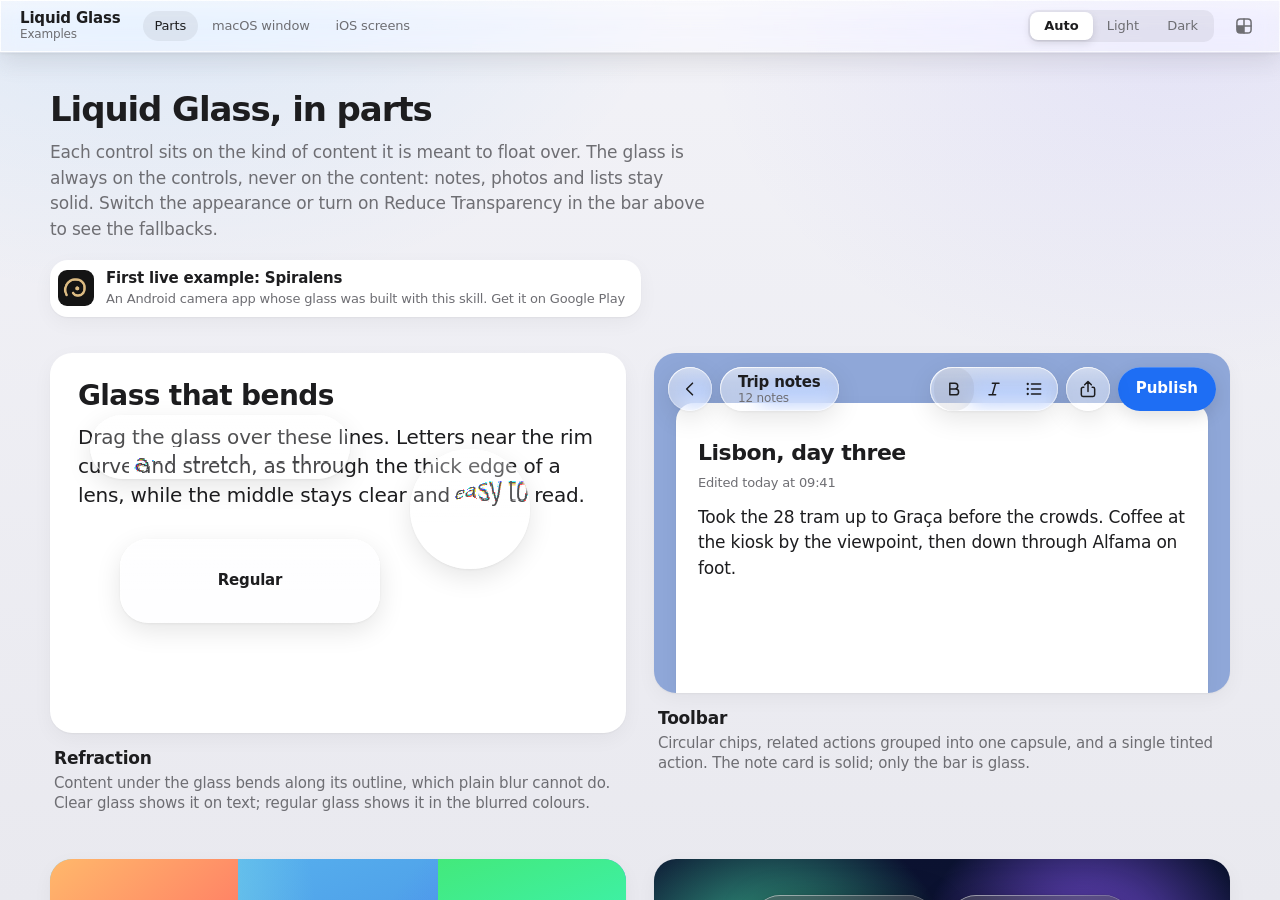
<file: index.html>
<!doctype html>
<html lang="en">
<head>
<meta charset="utf-8">
<meta name="viewport" content="width=device-width, initial-scale=1">
<title>Liquid Glass Skill</title>
<meta http-equiv="refresh" content="0; url=examples/glass-components.html">
<link rel="canonical" href="examples/glass-components.html">
</head>
<body>
<p><a href="examples/glass-components.html">Open the Liquid Glass examples</a></p>
</body>
</html>
</file>
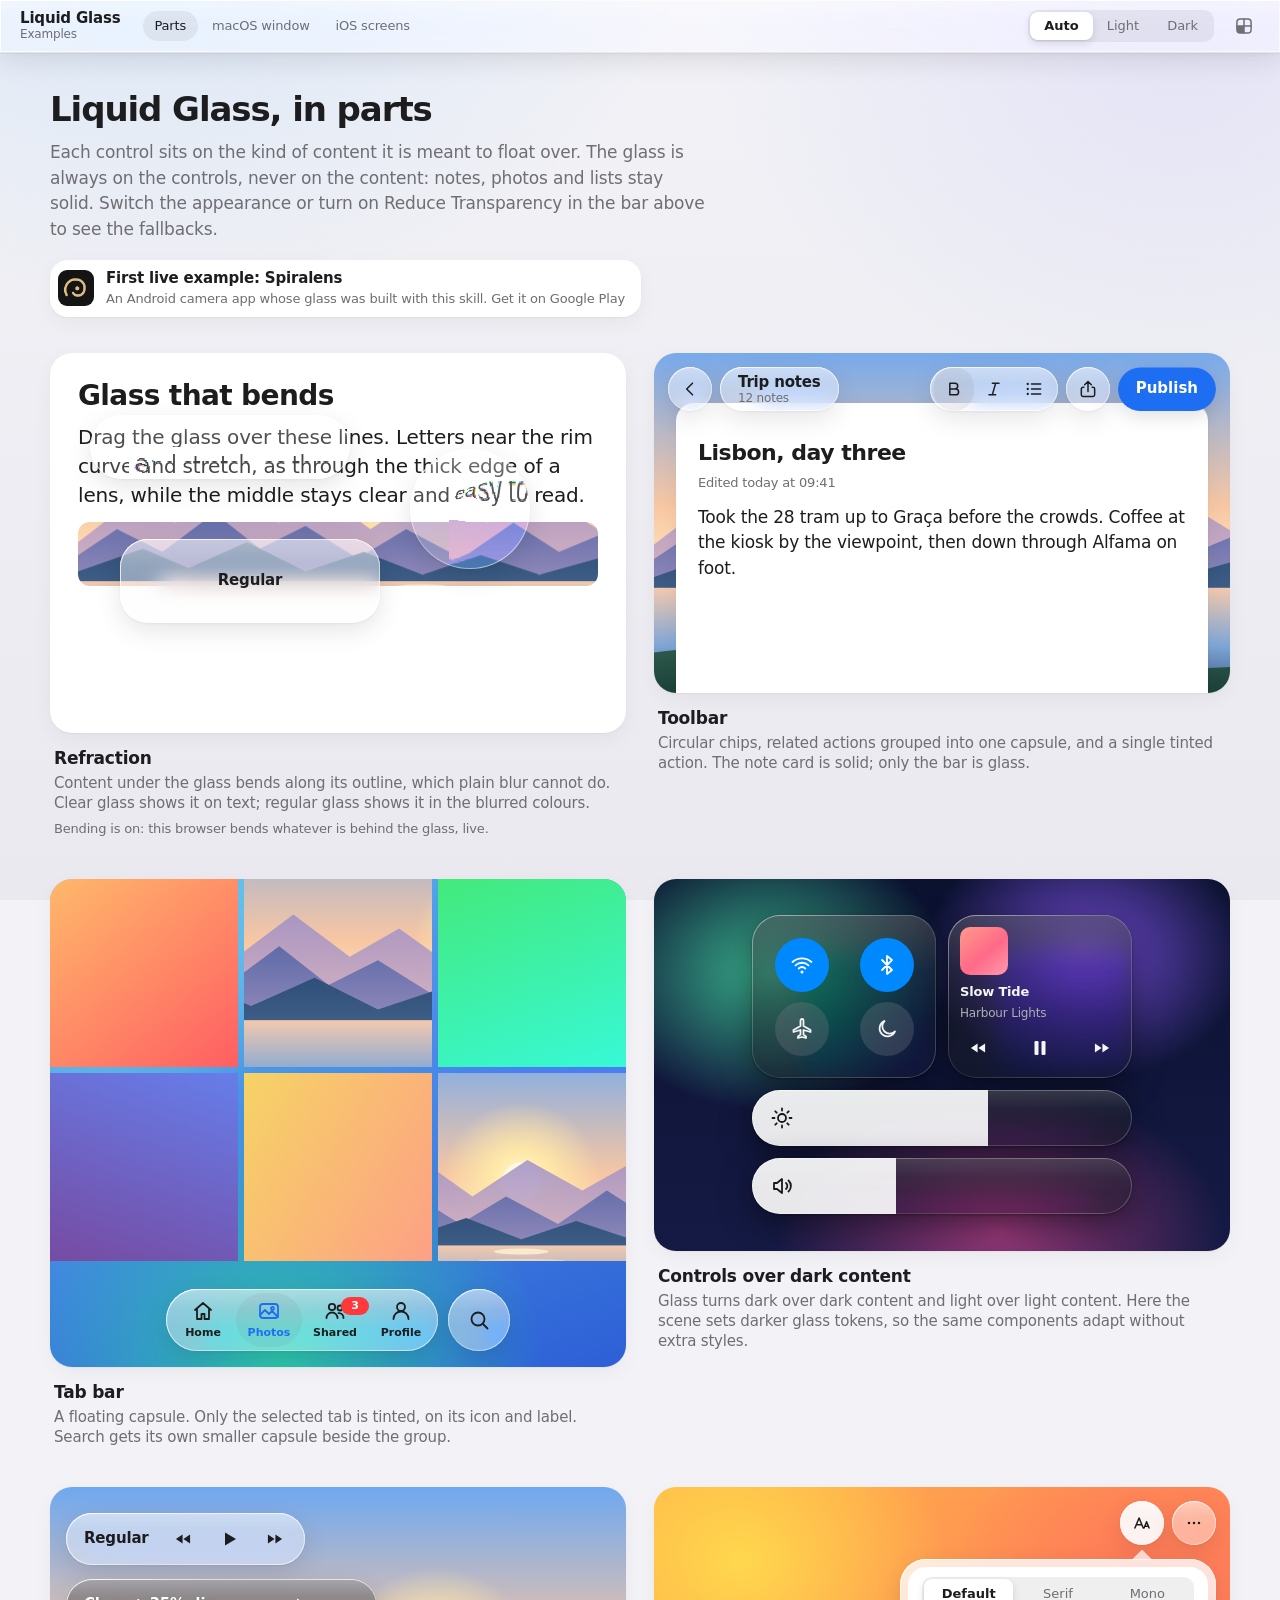
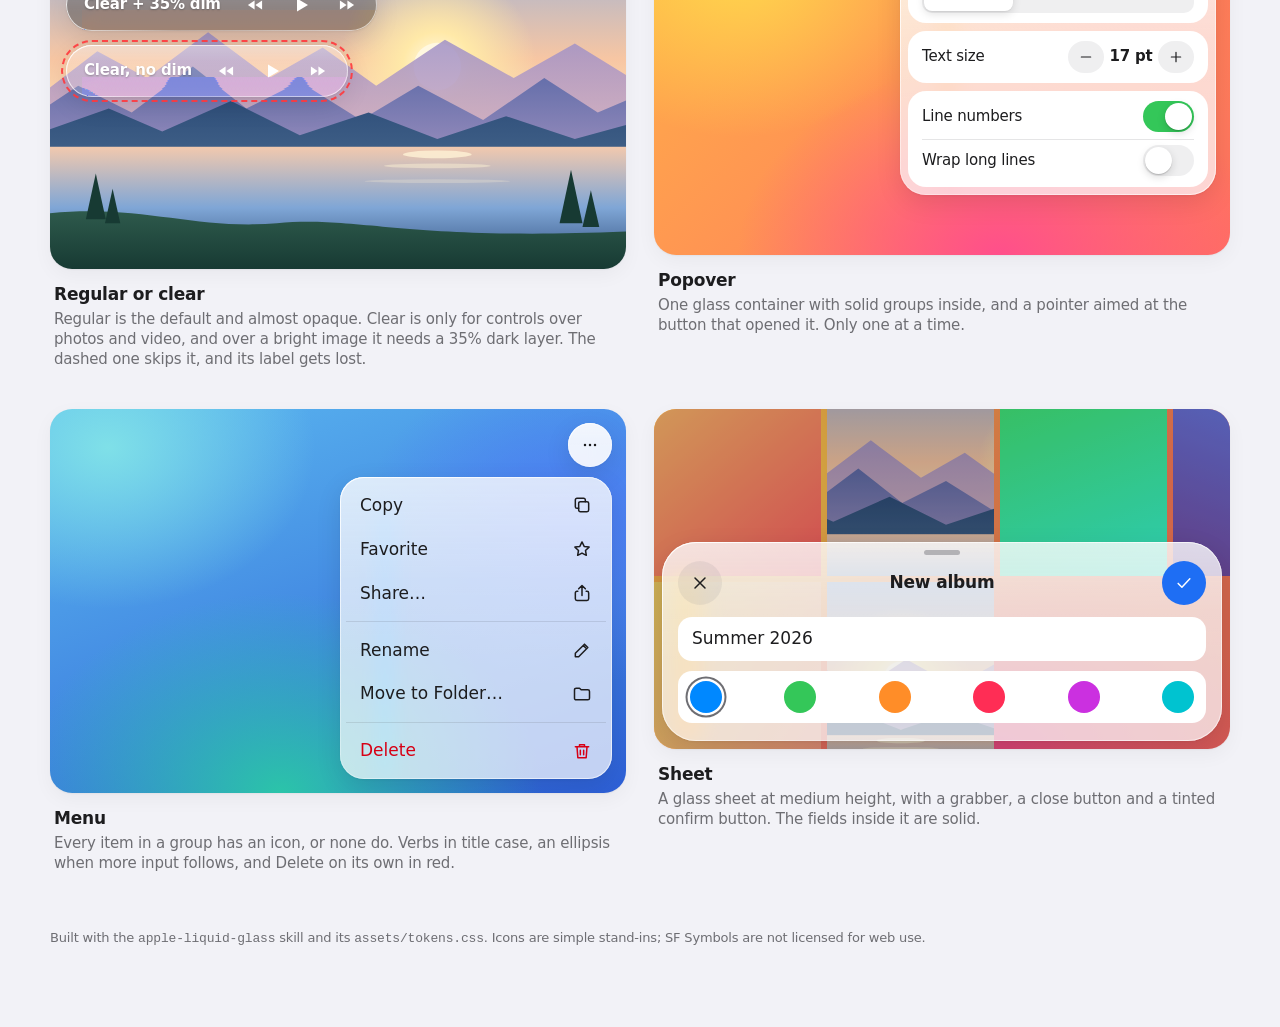
<file: examples/glass-components.html>
<!doctype html>
<html lang="en">
<head>
<meta charset="utf-8">
<meta name="viewport" content="width=device-width, initial-scale=1">
<title>Liquid Glass Parts</title>
<meta name="description" content="Liquid Glass components for the web, each shown over the kind of content it is meant to float above. Built with the apple-liquid-glass skill.">
<link rel="stylesheet" href="../assets/tokens.css">
<link rel="stylesheet" href="assets/examples.css">
<script src="../assets/refraction.js" defer></script>
<style>
  /* ---------------------------------------------------------------------
     Page layout (content layer: opaque, no glass)
     ------------------------------------------------------------------- */
  .page {
    max-width: 1180px;
    margin: 0 auto;
    padding: 36px 24px 80px;
  }
  .intro { max-width: 660px; margin-bottom: 36px; }
  .intro h1 {
    margin: 0 0 10px;
    font-size: var(--t-large-title);
    line-height: var(--lh-large-title);
    font-weight: 700;
    letter-spacing: var(--tr-display);
  }
  .intro p {
    margin: 0;
    font-size: var(--t-body);
    line-height: 1.5;
    color: var(--label-2);
  }
  .grid {
    display: grid;
    grid-template-columns: repeat(auto-fill, minmax(min(100%, 460px), 1fr));
    gap: 40px 28px;
  }
  figure { margin: 0; }
  figcaption { padding: 14px 4px 0; }
  figcaption h2 {
    margin: 0 0 4px;
    font-size: var(--t-headline);
    line-height: var(--lh-headline);
    font-weight: 600;
    letter-spacing: var(--tr-body);
  }
  figcaption p {
    margin: 0;
    font-size: var(--t-subhead);
    line-height: var(--lh-subhead);
    color: var(--label-2);
  }
  .stage {
    min-height: 340px;
    padding: 16px;
    display: flex;
    flex-direction: column;
    box-shadow: var(--card-shadow);
  }

  /* ---------------------------------------------------------------------
     Shared glass building blocks
     ------------------------------------------------------------------- */
  .gbtn {                         /* circular glass control */
    display: grid;
    place-items: center;
    width: 44px;
    height: 44px;
    padding: 0;
    border: 0;
    border-radius: var(--r-pill);
    color: var(--label);
    cursor: pointer;
    transition: transform var(--dur-fast) var(--ease-out);
  }
  .gbtn:active, .capsule button:active, .tab:active { transform: scale(0.92); }
  .capsule {                      /* related actions share one capsule */
    display: flex;
    align-items: center;
    padding: 0 4px;
    height: 44px;
    border-radius: var(--r-pill);
  }
  .capsule button {
    display: grid;
    place-items: center;
    width: 40px;
    height: 44px;
    padding: 0;
    border: 0;
    border-radius: var(--r-pill);
    background: none;
    color: var(--label);
    cursor: pointer;
    transition: background var(--dur-normal) var(--ease-out), transform var(--dur-fast) var(--ease-out);
  }
  .capsule button:hover { background: var(--fill-2); }
  .capsule button[aria-pressed='true'] { background: var(--fill); }
  .primary {                      /* the one coloured thing in a bar */
    height: 44px;
    padding: 0 18px;
    border: 0;
    border-radius: var(--r-pill);
    background: var(--tint);
    color: var(--on-tint);
    font: inherit;
    font-size: var(--t-subhead);
    font-weight: 600;
    cursor: pointer;
    box-shadow: inset 0 0.5px 0 rgba(255, 255, 255, 0.4), 0 6px 18px rgba(0, 0, 0, 0.12);
    transition: background var(--dur-normal) var(--ease-out), transform var(--dur-fast) var(--ease-out);
  }
  .primary:hover { background: var(--tint-hover); }
  .primary:active { transform: scale(0.95); }

  /* ---------------------------------------------------------------------
     0. Refraction
     ------------------------------------------------------------------- */
  .s-refract { padding: 0; background: var(--surface); min-height: 380px; touch-action: none; }
  .article { padding: 26px 28px; }
  .article h3 {
    margin: 0 0 10px;
    font-size: var(--t-title-1);
    line-height: var(--lh-title-1);
    font-weight: 700;
    letter-spacing: var(--tr-title);
  }
  .article p { margin: 0 0 12px; font-size: var(--t-title-3); line-height: 1.45; }
  .article .strip { height: 64px; margin-top: 6px; border-radius: var(--r-row); background: url('assets/landscape.svg') center 62% / cover; }
  .lens {
    position: absolute;
    z-index: 2;
    cursor: grab;
    touch-action: none;
    transition: transform var(--dur-fast) var(--ease-out);
  }
  .lens:active { cursor: grabbing; transform: scale(1.04); }
  .lens:focus-visible { outline: 2.5px solid var(--tint); outline-offset: 3px; }
  .lens--pill { left: 40px; top: 62px; width: 260px; height: 64px; border-radius: var(--r-pill); }
  .lens--circle { left: 360px; top: 96px; width: 120px; height: 120px; border-radius: 50%; }
  .lens--regular { left: 70px; top: 186px; width: 260px; height: 84px; border-radius: 28px;
    display: grid; place-items: center; font-size: var(--t-subhead); font-weight: 600; }
  .support-note { margin-top: 6px !important; font-size: var(--t-footnote) !important; }

  /* ---------------------------------------------------------------------
     1. Toolbar
     ------------------------------------------------------------------- */
  .s-toolbar { padding: 0; }
  .s-toolbar .bar {
    position: absolute;
    top: 14px; left: 14px; right: 14px;
    z-index: 2;
    display: flex;
    align-items: center;
    gap: 8px;
  }
  .title-block { display: flex; flex-direction: column; min-width: 0; padding: 0 6px; line-height: 1.2; }
  .title-block strong { font-size: var(--t-subhead); font-weight: 600; white-space: nowrap; }
  .title-block span { font-size: var(--t-caption-1); color: var(--label-2); }
  /* The title sits on the photo, so it gets its own glass backing */
  .title-glass { height: 44px; display: flex; align-items: center; padding: 0 12px; border-radius: var(--r-pill); }
  .note {
    margin: 50px 22px 0;      /* starts under the bar so the glass has text and photo behind it */
    padding: 36px 22px 22px;
    border-radius: var(--r-card) var(--r-card) 0 0;
    background: var(--surface);
    box-shadow: var(--card-shadow);
    flex: 1;
  }
  .note h3 { margin: 0 0 6px; font-size: var(--t-title-2); line-height: var(--lh-title-2); font-weight: 700; letter-spacing: var(--tr-title); }
  .note .meta { margin: 0 0 12px; font-size: var(--t-footnote); color: var(--label-2); }
  .note p { margin: 0; font-size: var(--t-body); line-height: 1.5; }
  @container (max-width: 520px) { .hide-narrow { display: none !important; } }
  .s-toolbar { container-type: inline-size; }

  /* ---------------------------------------------------------------------
     2. Tab bar
     ------------------------------------------------------------------- */
  .tiles {
    display: grid;
    grid-template-columns: repeat(3, 1fr);
    gap: 6px;
    margin: -16px -16px 0;
    padding-bottom: 90px;
  }
  .tile { aspect-ratio: 1; }
  .tile:nth-child(1) { background: linear-gradient(140deg, #FFB86B, #FF5E62); }
  .tile:nth-child(2) { background: url('assets/landscape.svg') 30% 60% / 300% auto; }
  .tile:nth-child(3) { background: linear-gradient(160deg, #43E97B, #38F9D7); }
  .tile:nth-child(4) { background: linear-gradient(200deg, #667EEA, #764BA2); }
  .tile:nth-child(5) { background: linear-gradient(120deg, #F6D365, #FDA085); }
  .tile:nth-child(6) { background: url('assets/landscape.svg') 80% 30% / 260% auto; }
  .tabbar-wrap {
    position: absolute;
    left: 16px; right: 16px; bottom: 16px;
    display: flex;
    justify-content: center;
    gap: 10px;
  }
  .tabbar {
    display: flex;
    padding: 4px;
    border-radius: var(--r-pill);
  }
  .tab {
    position: relative;
    display: flex;
    flex-direction: column;
    align-items: center;
    justify-content: center;
    gap: 2px;
    min-width: 66px;
    height: 54px;
    padding: 0 8px;
    border: 0;
    border-radius: var(--r-pill);
    background: none;
    color: var(--label);
    font: inherit;
    font-size: var(--t-caption-2);
    font-weight: 600;
    cursor: pointer;
    transition: background var(--dur-normal) var(--ease-spring), color var(--dur-normal) var(--ease-out),
                transform var(--dur-fast) var(--ease-out);
  }
  /* Selected tab: icon and label take the tint; the bar stays neutral */
  .tab[aria-current] { color: var(--tint); background: var(--fill); }
  .badge {
    position: absolute;
    top: 4px; left: calc(50% + 6px);
    min-width: 18px;
    height: 18px;
    padding: 0 5px;
    border-radius: var(--r-pill);
    background: var(--sys-red);
    color: #fff;
    font-size: var(--t-caption-2);
    font-weight: 700;
    line-height: 18px;
    text-align: center;
  }
  .search-cap { width: 62px; height: 62px; }
  @media (max-width: 420px) { .tab { min-width: 56px; padding: 0 4px; } }

  /* ---------------------------------------------------------------------
     3. Controls over dark content
     ------------------------------------------------------------------- */
  .s-controls { justify-content: center; gap: 12px; }
  .cc {
    display: grid;
    grid-template-columns: 1fr 1fr;
    gap: 12px;
    width: min(100%, 380px);
    margin: 0 auto;
  }
  .module { border-radius: 28px; padding: 12px; }
  .toggles { display: grid; grid-template-columns: 1fr 1fr; gap: 10px; justify-items: center; align-content: center; }
  .toggle {
    display: grid;
    place-items: center;
    width: 54px;
    height: 54px;
    border: 0;
    border-radius: var(--r-pill);
    background: var(--fill);
    color: var(--label);
    cursor: pointer;
    transition: background var(--dur-normal) var(--ease-out), color var(--dur-normal) var(--ease-out),
                transform var(--dur-fast) var(--ease-out);
  }
  .toggle:active { transform: scale(0.92); }
  .toggle[aria-pressed='true'] { background: var(--sys-blue); color: #fff; }
  .toggle--orange[aria-pressed='true'] { background: var(--sys-orange); color: #1D1D1F; }
  .now { display: flex; flex-direction: column; justify-content: space-between; }
  .now .art { width: 48px; height: 48px; border-radius: 10px; background: linear-gradient(140deg, #FF9A8B, #FF6A88 55%, #FF99AC); }
  .now strong { display: block; margin-top: 8px; font-size: var(--t-footnote); font-weight: 600; }
  .now span { font-size: var(--t-caption-1); color: var(--label-2); }
  .now .row { display: flex; justify-content: space-between; align-items: center; margin-top: 6px; }
  .now .row button { display: grid; place-items: center; width: 44px; height: 44px; margin: -4px; border: 0; background: none; color: var(--label); cursor: pointer; border-radius: var(--r-pill); }
  .now .row button:active { transform: scale(0.9); }
  .slider {
    --v: 50;
    position: relative;
    grid-column: span 2;
    display: flex;
    align-items: center;
    height: 56px;
    padding: 0 18px;
    border-radius: var(--r-pill);
    overflow: hidden;
    color: var(--label);
  }
  .slider .fill {
    position: absolute;
    inset: 0 auto 0 0;
    width: calc(var(--v) * 1%);
    background: rgba(255, 255, 255, 0.9);
    pointer-events: none;
  }
  .slider .i { position: relative; z-index: 1; mix-blend-mode: difference; color: #fff; }
  .slider input {
    position: absolute;
    inset: 0;
    width: 100%;
    margin: 0;
    opacity: 0;
    cursor: pointer;
  }
  .slider:focus-within { outline: 2.5px solid var(--tint); outline-offset: 2px; }

  /* ---------------------------------------------------------------------
     4. Regular vs clear
     ------------------------------------------------------------------- */
  .s-material { justify-content: flex-start; gap: 14px; padding-top: 26px; }
  .variant { display: flex; align-items: center; gap: 2px; height: 52px; padding: 0 8px 0 18px; border-radius: var(--r-pill); width: fit-content; }
  .variant b { margin-right: 10px; font-size: var(--t-subhead); font-weight: 600; white-space: nowrap; }
  .variant button { display: grid; place-items: center; width: 44px; height: 44px; border: 0; background: none; color: inherit; border-radius: var(--r-pill); cursor: pointer; }
  .variant button:active { transform: scale(0.9); }
  .variant.glass-clear { color: #fff; }
  .variant.glass-clear b { text-shadow: 0 1px 2px rgba(0, 0, 0, 0.25); }
  .verdict { display: inline-flex; align-items: center; gap: 6px; margin-left: 10px; font-size: var(--t-caption-1); font-weight: 600; }
  .variant--wrong { outline: 2px dashed rgba(255, 56, 60, 0.9); outline-offset: 3px; }
  /* the clear chips also get the rim and sheen of .glass */
  .glass-clear.glass { background-color: rgba(255, 255, 255, 0.18); }

  /* ---------------------------------------------------------------------
     5. Popover
     ------------------------------------------------------------------- */
  .s-popover { padding: 14px; }
  .s-popover .bar { display: flex; justify-content: flex-end; gap: 8px; }
  .gbtn[aria-expanded='true'] { background: var(--glass-thick); }
  .popover {
    position: relative;
    align-self: flex-end;
    width: min(100%, 300px);
    margin-top: 14px;
    padding: 8px;
    border-radius: 26px;
    display: grid;
    gap: 8px;
  }
  /* pointer aimed at the control that opened it (a child element: the
     glass ::before is the rim) */
  .pointer {
    position: absolute;
    top: -9px;
    right: 64px;               /* centre of the Aa button: 44 + 8 gap + 22 - 10 */
    width: 20px;
    height: 10px;
    background: inherit;
    -webkit-backdrop-filter: var(--glass-blur);
    backdrop-filter: var(--glass-blur);
    clip-path: polygon(50% 0, 100% 100%, 0 100%);
  }
  :root[data-rt] .pointer { background: var(--glass-thick); backdrop-filter: none; -webkit-backdrop-filter: none; }
  .group { background: var(--surface); border-radius: 18px; padding: 4px 14px; }
  .group-row {
    position: relative;
    display: flex;
    align-items: center;
    justify-content: space-between;
    gap: 10px;
    min-height: 44px;
    font-size: var(--t-subhead);
  }
  .group-row + .group-row::before {
    content: '';
    position: absolute;
    top: 0; left: 0; right: 0;
    height: 0.5px;
    background: var(--separator);
  }
  .stepper { display: flex; align-items: center; gap: 4px; }
  .stepper button {
    display: grid; place-items: center;
    width: 36px; height: 32px;
    border: 0; border-radius: var(--r-pill);
    background: var(--fill); color: var(--label);
    cursor: pointer;
  }
  .stepper button:active { transform: scale(0.9); background: var(--fill-2); }
  .stepper output { min-width: 46px; text-align: center; font-weight: 600; }
  .group .segmented { margin: 6px 0; }
  .group .segmented button { flex: 1; min-height: 32px; }
  .switch {
    position: relative;
    width: 51px; height: 31px;
    flex: none;
    border: 0;
    border-radius: var(--r-pill);
    background: var(--fill);
    cursor: pointer;
    transition: background var(--dur-normal) var(--ease-out);
  }
  .switch::after {
    content: '';
    position: absolute;
    top: 2px; left: 2px;
    width: 27px; height: 27px;
    border-radius: 50%;
    background: #fff;
    box-shadow: 0 3px 8px rgba(0, 0, 0, 0.15), 0 1px 1px rgba(0, 0, 0, 0.16);
    transition: transform var(--dur-slow) var(--ease-spring);
  }
  .switch[aria-checked='true'] { background: var(--sys-green); }
  .switch[aria-checked='true']::after { transform: translateX(20px); }
  .switch:active::after { width: 32px; }
  .switch[aria-checked='true']:active::after { transform: translateX(15px); }

  /* ---------------------------------------------------------------------
     6. Menu
     ------------------------------------------------------------------- */
  .s-menu { padding: 14px; }
  .s-menu .bar { display: flex; justify-content: flex-end; }
  .menu {
    align-self: flex-end;
    width: min(100%, 260px);
    margin-top: 10px;
    padding: 6px;
    border-radius: 24px;
    list-style: none;
  }
  .menu-group { margin: 0; padding: 0; list-style: none; }
  .menu-group + .menu-group { margin-top: 6px; padding-top: 6px; border-top: 0.5px solid var(--separator); }
  .menu button {
    display: flex;
    align-items: center;
    justify-content: space-between;
    width: 100%;
    min-height: 44px;
    padding: 0 14px;
    border: 0;
    border-radius: 14px;
    background: none;
    color: var(--label);
    font: inherit;
    font-size: var(--t-body);
    text-align: left;
    cursor: pointer;
    transition: background var(--dur-fast) var(--ease-out);
  }
  .menu button:hover, .menu button:focus-visible { background: var(--fill); outline: none; }
  .menu button:active { background: var(--fill); transform: scale(0.98); }
  .menu .destructive { color: var(--sys-red); }
  :root:not([data-theme='dark']) .menu .destructive { color: #D70015; }   /* red text needs 4.5:1 on light glass */
  @media (prefers-color-scheme: dark) { :root:not([data-theme='light']) .menu .destructive { color: var(--sys-red); } }

  /* ---------------------------------------------------------------------
     7. Sheet
     ------------------------------------------------------------------- */
  .s-sheet { padding: 0; justify-content: flex-end; }
  .s-sheet .tiles { margin: 0; padding: 0; position: absolute; inset: 0; grid-template-columns: repeat(4, 1fr); }
  .s-sheet .scrim { position: absolute; inset: 0; background: rgba(0, 0, 0, 0.18); }
  .sheet {
    position: relative;
    margin: 0 8px 8px;
    padding: 8px 16px 18px;
    border-radius: 34px;
  }
  .grabber { width: 36px; height: 5px; margin: 0 auto 6px; border-radius: 3px; background: var(--label-3); opacity: 0.6; }
  .sheet-head { display: flex; align-items: center; justify-content: space-between; gap: 12px; margin-bottom: 12px; }
  .sheet-head h3 { margin: 0; font-size: var(--t-headline); font-weight: 600; }
  .sheet .gbtn { background: var(--fill); }
  .sheet .gbtn.confirm { background: var(--tint); color: var(--on-tint); }
  .field {
    display: block;
    width: 100%;
    box-sizing: border-box;
    min-height: 44px;
    padding: 0 14px;
    border: 0;
    border-radius: 14px;
    background: var(--surface);
    color: var(--label);
    font: inherit;
    font-size: var(--t-body);
  }
  .field::placeholder { color: var(--label-2); }
  .swatches { display: flex; justify-content: space-between; gap: 6px; margin-top: 10px; padding: 10px 12px; border-radius: 14px; background: var(--surface); }
  .swatches button {
    width: 32px; height: 32px;
    border: 0; border-radius: 50%;
    cursor: pointer;
    position: relative;
  }
  .swatches button::before { content: ''; position: absolute; inset: -6px; }
  .swatches button[aria-selected='true'] { box-shadow: 0 0 0 2.5px var(--surface), 0 0 0 4.5px var(--label-2); }
  .swatches button:active { transform: scale(0.9); }

  footer { margin-top: 56px; font-size: var(--t-footnote); color: var(--label-2); }
  footer a { color: var(--tint); }
</style>
</head>
<body>
<script src="assets/examples.js"></script>

<header class="toolbar page-bar glass" data-refract>
  <div class="brand">
    <strong>Liquid Glass</strong>
    <span>Examples</span>
  </div>
  <nav aria-label="Examples">
    <a href="glass-components.html" aria-current="page">Parts</a>
    <a href="mac-app-window.html">macOS window</a>
    <a href="ios-screens.html">iOS screens</a>
  </nav>
  <div class="spacer"></div>
  <div class="segmented" role="tablist" aria-label="Appearance" data-select-group="selected">
    <button role="tab" data-set-theme="auto" aria-selected="true">Auto</button>
    <button role="tab" data-set-theme="light" aria-selected="false">Light</button>
    <button role="tab" data-set-theme="dark" aria-selected="false">Dark</button>
  </div>
  <button class="icon-btn" data-toggle-rt aria-pressed="false" title="Preview Reduce Transparency" aria-label="Preview Reduce Transparency">
    <svg class="i"><use href="#i-transparency"/></svg>
  </button>
</header>
<div class="scroll-edge"></div>

<main class="page">
  <section class="intro">
    <h1>Liquid Glass, in parts</h1>
    <p>Each control sits on the kind of content it is meant to float over. The glass is always on the controls,
      never on the content: notes, photos and lists stay solid. Switch the appearance or turn on Reduce
      Transparency in the bar above to see the fallbacks.</p>
    <a class="live-app" href="https://play.google.com/store/apps/details?id=com.owlapp.spiralens" target="_blank" rel="noopener">
      <img src="screenshots/spiralens/icon.png" width="36" height="36" alt="">
      <span><strong>First live example: Spiralens</strong><span>An Android camera app whose glass was built with this skill. Get it on Google Play</span></span>
    </a>
  </section>

  <div class="grid">

    <!-- 0. Refraction -->
    <figure>
      <div class="scene stage s-refract" id="refract-stage">
        <article class="article" aria-hidden="true">
          <h3>Glass that bends</h3>
          <p>Drag the glass over these lines. Letters near the rim curve and stretch, as through the thick
            edge of a lens, while the middle stays clear and easy to read.</p>
          <div class="strip"></div>
        </article>
        <div class="lens lens--pill glass glass-clear" data-refract data-refract-source="#refract-stage" tabindex="0" role="img" aria-label="Clear glass capsule, draggable"></div>
        <div class="lens lens--circle glass glass-clear" data-refract data-refract-source="#refract-stage" tabindex="0" role="img" aria-label="Clear glass circle, draggable"></div>
        <div class="lens lens--regular glass" data-refract data-refract-source="#refract-stage" tabindex="0" role="img" aria-label="Regular glass panel, draggable">Regular</div>
      </div>
      <figcaption>
        <h2>Refraction</h2>
        <p>Content under the glass bends along its outline, which plain blur cannot do. Clear glass shows it on
          text; regular glass shows it in the blurred colours.</p>
        <p class="support-note" id="refract-support"></p>
      </figcaption>
    </figure>

    <!-- 1. Toolbar -->
    <figure>
      <div class="scene scene--landscape stage s-toolbar">
        <div class="bar">
          <button class="gbtn glass" aria-label="Back" data-refract><svg class="i"><use href="#i-chevron-left"/></svg></button>
          <div class="title-glass glass" data-refract>
            <div class="title-block"><strong>Trip notes</strong><span>12 notes</span></div>
          </div>
          <div class="spacer"></div>
          <div class="capsule glass hide-narrow" role="group" aria-label="Formatting" data-refract>
            <button aria-label="Bold" data-toggle aria-pressed="true"><svg class="i"><use href="#i-bold"/></svg></button>
            <button aria-label="Italic" data-toggle aria-pressed="false"><svg class="i"><use href="#i-italic"/></svg></button>
            <button aria-label="List" data-toggle aria-pressed="false"><svg class="i"><use href="#i-list"/></svg></button>
          </div>
          <button class="gbtn glass" aria-label="Share" data-refract><svg class="i"><use href="#i-share"/></svg></button>
          <button class="primary">Publish</button>
        </div>
        <article class="note">
          <h3>Lisbon, day three</h3>
          <p class="meta">Edited today at 09:41</p>
          <p>Took the 28 tram up to Graça before the crowds. Coffee at the kiosk by the viewpoint, then down
            through Alfama on foot.</p>
        </article>
      </div>
      <figcaption>
        <h2>Toolbar</h2>
        <p>Circular chips, related actions grouped into one capsule, and a single tinted action. The note card
          is solid; only the bar is glass.</p>
      </figcaption>
    </figure>

    <!-- 2. Tab bar -->
    <figure>
      <div class="scene scene--ocean stage">
        <div class="tiles" aria-hidden="true">
          <div class="tile"></div><div class="tile"></div><div class="tile"></div>
          <div class="tile"></div><div class="tile"></div><div class="tile"></div>
        </div>
        <div class="tabbar-wrap">
          <nav class="tabbar glass" aria-label="Sections" data-select-group="current" data-refract>
            <button class="tab"><svg class="i i--lg"><use href="#i-house"/></svg>Home</button>
            <button class="tab" aria-current="page"><svg class="i i--lg"><use href="#i-photo"/></svg>Photos</button>
            <button class="tab"><svg class="i i--lg"><use href="#i-people"/></svg>Shared<span class="badge" aria-label="3 new">3</span></button>
            <button class="tab"><svg class="i i--lg"><use href="#i-person"/></svg>Profile</button>
          </nav>
          <button class="gbtn glass search-cap" aria-label="Search" data-refract><svg class="i i--lg"><use href="#i-search"/></svg></button>
        </div>
      </div>
      <figcaption>
        <h2>Tab bar</h2>
        <p>A floating capsule. Only the selected tab is tinted, on its icon and label. Search gets its own
          smaller capsule beside the group.</p>
      </figcaption>
    </figure>

    <!-- 3. Controls on dark content -->
    <figure>
      <div class="scene scene--aurora stage s-controls" data-tone="dark">
        <div class="cc">
          <div class="module glass toggles" data-refract>
            <button class="toggle" data-toggle aria-pressed="true" aria-label="Wi-Fi"><svg class="i i--lg"><use href="#i-wifi"/></svg></button>
            <button class="toggle" data-toggle aria-pressed="true" aria-label="Bluetooth"><svg class="i i--lg"><use href="#i-bluetooth"/></svg></button>
            <button class="toggle toggle--orange" data-toggle aria-pressed="false" aria-label="Airplane mode"><svg class="i i--lg"><use href="#i-airplane"/></svg></button>
            <button class="toggle" data-toggle aria-pressed="false" aria-label="Focus"><svg class="i i--lg"><use href="#i-moon"/></svg></button>
          </div>
          <div class="module glass now" data-refract>
            <div class="art" aria-hidden="true"></div>
            <div><strong>Slow Tide</strong><span>Harbour Lights</span></div>
            <div class="row">
              <button aria-label="Previous"><svg class="i"><use href="#i-backward"/></svg></button>
              <button aria-label="Pause" data-toggle aria-pressed="false"><svg class="i i--lg"><use href="#i-pause"/></svg></button>
              <button aria-label="Next"><svg class="i"><use href="#i-forward"/></svg></button>
            </div>
          </div>
          <label class="slider glass" data-refract>
            <span class="fill"></span>
            <svg class="i i--lg"><use href="#i-sun"/></svg>
            <span class="visually-hidden">Brightness</span>
            <input type="range" min="0" max="100" value="62">
          </label>
          <label class="slider glass" data-refract>
            <span class="fill"></span>
            <svg class="i i--lg"><use href="#i-speaker"/></svg>
            <span class="visually-hidden">Volume</span>
            <input type="range" min="0" max="100" value="38">
          </label>
        </div>
      </div>
      <figcaption>
        <h2>Controls over dark content</h2>
        <p>Glass turns dark over dark content and light over light content. Here the scene sets darker glass
          tokens, so the same components adapt without extra styles.</p>
      </figcaption>
    </figure>

    <!-- 4. Regular vs clear -->
    <figure>
      <div class="scene scene--landscape stage s-material">
        <div class="variant glass" data-refract>
          <b>Regular</b>
          <button aria-label="Previous"><svg class="i"><use href="#i-backward"/></svg></button>
          <button aria-label="Play"><svg class="i i--lg"><use href="#i-play"/></svg></button>
          <button aria-label="Next"><svg class="i"><use href="#i-forward"/></svg></button>
        </div>
        <div class="variant glass glass-clear glass-dim" data-refract>
          <b>Clear + 35% dim</b>
          <button aria-label="Previous"><svg class="i"><use href="#i-backward"/></svg></button>
          <button aria-label="Play"><svg class="i i--lg"><use href="#i-play"/></svg></button>
          <button aria-label="Next"><svg class="i"><use href="#i-forward"/></svg></button>
        </div>
        <div class="variant glass glass-clear variant--wrong" data-refract>
          <b>Clear, no dim</b>
          <button aria-label="Previous"><svg class="i"><use href="#i-backward"/></svg></button>
          <button aria-label="Play"><svg class="i i--lg"><use href="#i-play"/></svg></button>
          <button aria-label="Next"><svg class="i"><use href="#i-forward"/></svg></button>
        </div>
      </div>
      <figcaption>
        <h2>Regular or clear</h2>
        <p>Regular is the default and almost opaque. Clear is only for controls over photos and video, and
          over a bright image it needs a 35% dark layer. The dashed one skips it, and its label gets lost.</p>
      </figcaption>
    </figure>

    <!-- 5. Popover -->
    <figure>
      <div class="scene scene--citrus stage s-popover">
        <div class="bar">
          <button class="gbtn glass" aria-label="Text options" aria-expanded="true" aria-controls="pop1" data-refract><svg class="i"><use href="#i-textformat"/></svg></button>
          <button class="gbtn glass" aria-label="More" data-refract><svg class="i"><use href="#i-ellipsis"/></svg></button>
        </div>
        <div class="popover glass glass-text" id="pop1" role="dialog" aria-label="Text options" data-refract>
          <span class="pointer" aria-hidden="true"></span>
          <div class="group">
            <div class="segmented" role="tablist" aria-label="Font" data-select-group="selected">
              <button role="tab" aria-selected="true">Default</button>
              <button role="tab" aria-selected="false">Serif</button>
              <button role="tab" aria-selected="false">Mono</button>
            </div>
          </div>
          <div class="group">
            <div class="group-row">
              <span>Text size</span>
              <div class="stepper">
                <button aria-label="Smaller"><svg class="i i--sm"><use href="#i-minus"/></svg></button>
                <output class="tnum">17 pt</output>
                <button aria-label="Larger"><svg class="i i--sm"><use href="#i-plus"/></svg></button>
              </div>
            </div>
          </div>
          <div class="group">
            <div class="group-row"><span id="l1">Line numbers</span><button class="switch" role="switch" aria-checked="true" aria-labelledby="l1"></button></div>
            <div class="group-row"><span id="l2">Wrap long lines</span><button class="switch" role="switch" aria-checked="false" aria-labelledby="l2"></button></div>
          </div>
        </div>
      </div>
      <figcaption>
        <h2>Popover</h2>
        <p>One glass container with solid groups inside, and a pointer aimed at the button that opened it.
          Only one at a time.</p>
      </figcaption>
    </figure>

    <!-- 6. Menu -->
    <figure>
      <div class="scene scene--ocean stage s-menu">
        <div class="bar">
          <button class="gbtn glass" aria-label="Actions" aria-haspopup="menu" aria-expanded="true" data-refract><svg class="i"><use href="#i-ellipsis"/></svg></button>
        </div>
        <div class="menu glass glass-text" role="menu" aria-label="Actions" data-refract>
          <ul class="menu-group" role="none">
            <li role="none"><button role="menuitem">Copy <svg class="i"><use href="#i-copy"/></svg></button></li>
            <li role="none"><button role="menuitem">Favorite <svg class="i"><use href="#i-star"/></svg></button></li>
            <li role="none"><button role="menuitem">Share… <svg class="i"><use href="#i-share"/></svg></button></li>
          </ul>
          <ul class="menu-group" role="none">
            <li role="none"><button role="menuitem">Rename <svg class="i"><use href="#i-pencil"/></svg></button></li>
            <li role="none"><button role="menuitem">Move to Folder… <svg class="i"><use href="#i-folder"/></svg></button></li>
          </ul>
          <ul class="menu-group" role="none">
            <li role="none"><button role="menuitem" class="destructive">Delete <svg class="i"><use href="#i-trash"/></svg></button></li>
          </ul>
        </div>
      </div>
      <figcaption>
        <h2>Menu</h2>
        <p>Every item in a group has an icon, or none do. Verbs in title case, an ellipsis when more input
          follows, and Delete on its own in red.</p>
      </figcaption>
    </figure>

    <!-- 7. Sheet -->
    <figure>
      <div class="scene scene--citrus stage s-sheet">
        <div class="tiles" aria-hidden="true">
          <div class="tile"></div><div class="tile"></div><div class="tile"></div><div class="tile"></div>
          <div class="tile"></div><div class="tile"></div><div class="tile"></div><div class="tile"></div>
        </div>
        <div class="scrim"></div>
        <div class="sheet glass glass-text" role="dialog" aria-labelledby="sh1" data-refract>
          <div class="grabber" aria-hidden="true"></div>
          <div class="sheet-head">
            <button class="gbtn" aria-label="Cancel"><svg class="i"><use href="#i-xmark"/></svg></button>
            <h3 id="sh1">New album</h3>
            <button class="gbtn confirm" aria-label="Done"><svg class="i"><use href="#i-check"/></svg></button>
          </div>
          <label class="visually-hidden" for="album">Album name</label>
          <input class="field" id="album" placeholder="Album name" value="Summer 2026">
          <div class="swatches" role="tablist" aria-label="Colour" data-select-group="selected">
            <button role="tab" aria-selected="true" aria-label="Blue" style="background:var(--sys-blue)"></button>
            <button role="tab" aria-selected="false" aria-label="Green" style="background:var(--sys-green)"></button>
            <button role="tab" aria-selected="false" aria-label="Orange" style="background:var(--sys-orange)"></button>
            <button role="tab" aria-selected="false" aria-label="Pink" style="background:var(--sys-pink)"></button>
            <button role="tab" aria-selected="false" aria-label="Purple" style="background:var(--sys-purple)"></button>
            <button role="tab" aria-selected="false" aria-label="Teal" style="background:var(--sys-teal)"></button>
          </div>
        </div>
      </div>
      <figcaption>
        <h2>Sheet</h2>
        <p>A glass sheet at medium height, with a grabber, a close button and a tinted confirm button. The
          fields inside it are solid.</p>
      </figcaption>
    </figure>

  </div>

  <footer>
    Built with the <code>apple-liquid-glass</code> skill and its <code>assets/tokens.css</code>. Icons are simple
    stand-ins; SF Symbols are not licensed for web use.
  </footer>
</main>
<script>
  /* drag the lenses with mouse, touch or arrow keys */
  (function () {
    var stage = document.getElementById('refract-stage');
    stage.querySelectorAll('.lens').forEach(function (lens) {
      var start = null;
      lens.addEventListener('pointerdown', function (e) {
        lens.setPointerCapture(e.pointerId);
        start = { x: e.clientX, y: e.clientY, left: lens.offsetLeft, top: lens.offsetTop };
      });
      lens.addEventListener('pointermove', function (e) {
        if (!start) return;
        move(start.left + e.clientX - start.x, start.top + e.clientY - start.y);
      });
      lens.addEventListener('pointerup', function () { start = null; });
      lens.addEventListener('keydown', function (e) {
        var d = { ArrowLeft: [-10, 0], ArrowRight: [10, 0], ArrowUp: [0, -10], ArrowDown: [0, 10] }[e.key];
        if (!d) return;
        e.preventDefault();
        move(lens.offsetLeft + d[0], lens.offsetTop + d[1]);
      });
      function move(x, y) {
        x = Math.max(-lens.offsetWidth / 2, Math.min(stage.clientWidth - lens.offsetWidth / 2, x));
        y = Math.max(-lens.offsetHeight / 2, Math.min(stage.clientHeight - lens.offsetHeight / 2, y));
        lens.style.left = x + 'px';
        lens.style.top = y + 'px';
      }
    });
    function note() {
      var lg = window.LiquidGlassRefraction;
      var mode = lg && lg.modeOf(document.querySelector('.lens'));
      var text = mode === 'backdrop'
        ? 'Bending is on: this browser bends whatever is behind the glass, live.'
        : mode === 'mirror'
          ? 'Bending is on in mirror mode: this browser cannot bend the live page, so these three pieces of glass bend a copy of this card. Other glass on the page falls back to blur here.'
          : 'Reduce Transparency is on, so the glass is solid and nothing bends.';
      document.getElementById('refract-support').textContent = text;
    }
    window.addEventListener('load', function () { setTimeout(note, 50); });
    document.addEventListener('click', function (e) { if (e.target.closest('[data-toggle-rt]')) note(); });
  })();
</script>
</body>
</html>
</file>
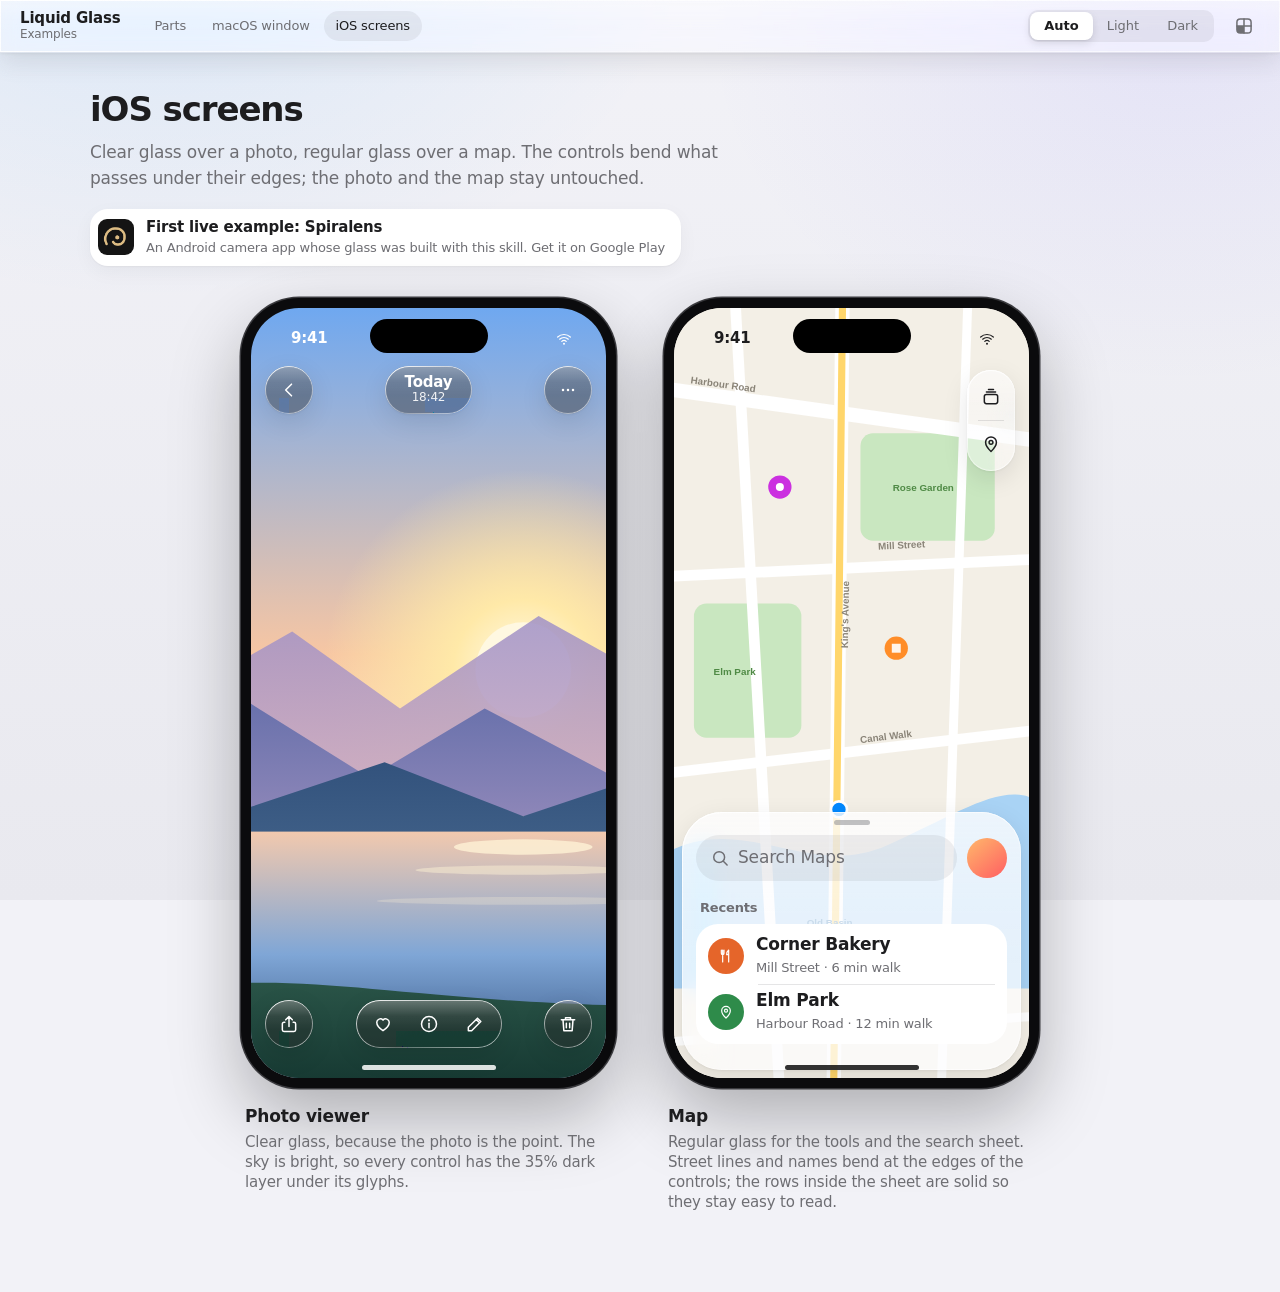
<file: examples/ios-screens.html>
<!doctype html>
<html lang="en">
<head>
<meta charset="utf-8">
<meta name="viewport" content="width=device-width, initial-scale=1">
<title>iOS Glass Screens</title>
<meta name="description" content="Two iOS 26 style screens in HTML and CSS: clear glass controls over a photo, and regular glass controls and a sheet over a map. Built with the apple-liquid-glass skill.">
<link rel="stylesheet" href="../assets/tokens.css">
<link rel="stylesheet" href="assets/examples.css">
<script src="../assets/refraction.js" defer></script>
<style>
  .page { max-width: 1100px; margin: 0 auto; padding: 36px 24px 80px; }
  .intro { max-width: 640px; margin-bottom: 32px; }
  .intro h1 { margin: 0 0 10px; font-size: var(--t-large-title); line-height: var(--lh-large-title); font-weight: 700; letter-spacing: var(--tr-display); }
  .intro p { margin: 0; font-size: var(--t-body); line-height: 1.5; color: var(--label-2); }
  .phones { display: flex; flex-wrap: wrap; justify-content: center; gap: 48px; }
  figure { margin: 0; width: 375px; max-width: 100%; }
  figcaption { padding: 16px 4px 0; }
  figcaption h2 { margin: 0 0 4px; font-size: var(--t-headline); font-weight: 600; }
  figcaption p { margin: 0; font-size: var(--t-subhead); line-height: var(--lh-subhead); color: var(--label-2); }

  /* --- device frame ------------------------------------------------------- */
  .phone {
    height: 790px;
    padding: 10px;
    box-sizing: border-box;
    border-radius: 58px;
    background: #0B0B0D;
    box-shadow: 0 0 0 1.5px #3A3A3E, 0 30px 70px rgba(0, 0, 0, 0.28);
  }
  .screen { position: relative; height: 100%; overflow: hidden; isolation: isolate; border-radius: 48px; background: #000; }
  .island { position: absolute; top: 11px; left: 50%; z-index: 9; width: 118px; height: 34px; margin-left: -59px; border-radius: 20px; background: #000; }
  .status {
    position: absolute; top: 0; left: 0; right: 0; z-index: 8;
    display: flex; justify-content: space-between; align-items: center;
    height: 54px; padding: 4px 34px 0 40px;
    font-size: var(--t-subhead); font-weight: 600;
  }
  .status .icons { display: flex; gap: 6px; }
  .on-photo { color: #fff; }

  /* --- shared glass controls -------------------------------------------- */
  .gbtn {
    display: grid; place-items: center;
    width: 48px; height: 48px; padding: 0;
    border: 0; border-radius: var(--r-pill);
    color: var(--label);
    cursor: pointer;
    transition: transform var(--dur-fast) var(--ease-out);
  }
  .gbtn:active, .cap button:active { transform: scale(0.9); }
  .cap { display: flex; align-items: center; height: 48px; padding: 0 4px; border-radius: var(--r-pill); }
  .cap button {
    display: grid; place-items: center;
    width: 46px; height: 46px; padding: 0;
    border: 0; border-radius: var(--r-pill);
    background: none; color: inherit; cursor: pointer;
  }
  .glass-clear { color: #fff; }

  /* --- 1. Photo viewer: clear glass over media --------------------------- */
  .photo { position: absolute; inset: 0; width: 100%; height: 100%; object-fit: cover; object-position: 62% center; }
  .top-row, .bottom-row {
    position: absolute; left: 14px; right: 14px; z-index: 5;
    display: flex; justify-content: space-between; align-items: center;
  }
  .top-row { top: 58px; }
  .bottom-row { bottom: 30px; }
  .title-cap { flex-direction: column; justify-content: center; padding: 0 20px; line-height: 1.15; }
  .title-cap strong { font-size: var(--t-subhead); font-weight: 600; }
  .title-cap span { font-size: var(--t-caption-1); opacity: 0.9; }
  .home-bar { position: absolute; bottom: 8px; left: 50%; z-index: 9; width: 134px; height: 5px; margin-left: -67px; border-radius: 3px; background: rgba(255, 255, 255, 0.85); }
  .home-bar.dark { background: rgba(0, 0, 0, 0.8); }

  /* --- 2. Map: regular glass controls and a sheet ------------------------ */
  .map { position: absolute; inset: 0; background: #F3EFE6 url('assets/map.svg') center / cover; }
  .on-map { color: #1D1D1F; }
  .map-tools { position: absolute; top: 62px; right: 14px; z-index: 5; display: flex; flex-direction: column; padding: 4px 0; border-radius: 26px; }
  .map-tools button { display: grid; place-items: center; width: 48px; height: 46px; border: 0; background: none; color: var(--label); cursor: pointer; }
  .map-tools button:active { transform: scale(0.9); }
  .map-tools hr { width: 26px; margin: 0 auto; border: 0; border-top: 0.5px solid var(--separator); }
  .sheet {
    position: absolute; left: 8px; right: 8px; bottom: 8px; z-index: 5;
    padding: 8px 14px 26px;
    border-radius: 40px;
  }
  .grabber { width: 36px; height: 5px; margin: 0 auto 10px; border-radius: 3px; background: var(--label-3); opacity: 0.55; }
  .search-row { display: flex; gap: 10px; align-items: center; }
  .search {
    flex: 1; display: flex; align-items: center; gap: 8px;
    height: 46px; padding: 0 14px; border-radius: var(--r-pill);
    background: var(--fill); color: var(--label-2);
    font-size: var(--t-body);
  }
  .avatar { width: 40px; height: 40px; flex: none; border-radius: 50%; background: linear-gradient(140deg, #FFB86B, #FF5E62); }
  .sheet h3 { margin: 18px 4px 6px; font-size: var(--t-footnote); font-weight: 600; color: var(--label-2); }
  .places { margin: 0; padding: 4px 12px; border-radius: 22px; background: var(--surface); list-style: none; }
  .places li { position: relative; display: flex; align-items: center; gap: 12px; min-height: 56px; }
  .places li + li::before { content: ''; position: absolute; top: 0; left: 50px; right: 0; height: 0.5px; background: var(--separator); }
  .places .dot { display: grid; place-items: center; width: 36px; height: 36px; flex: none; border-radius: 50%; color: #fff; }
  .places strong { display: block; font-size: var(--t-body); font-weight: 600; }
  .places span { font-size: var(--t-footnote); color: var(--label-2); }
</style>
</head>
<body>
<script src="assets/examples.js"></script>

<header class="toolbar page-bar glass" data-refract>
  <div class="brand"><strong>Liquid Glass</strong><span>Examples</span></div>
  <nav aria-label="Examples">
    <a href="glass-components.html">Parts</a>
    <a href="mac-app-window.html">macOS window</a>
    <a href="ios-screens.html" aria-current="page">iOS screens</a>
  </nav>
  <div class="spacer"></div>
  <div class="segmented" role="tablist" aria-label="Appearance" data-select-group="selected">
    <button role="tab" data-set-theme="auto" aria-selected="true">Auto</button>
    <button role="tab" data-set-theme="light" aria-selected="false">Light</button>
    <button role="tab" data-set-theme="dark" aria-selected="false">Dark</button>
  </div>
  <button class="icon-btn" data-toggle-rt aria-pressed="false" title="Preview Reduce Transparency" aria-label="Preview Reduce Transparency">
    <svg class="i"><use href="#i-transparency"/></svg>
  </button>
</header>
<div class="scroll-edge"></div>

<main class="page">
  <section class="intro">
    <h1>iOS screens</h1>
    <p>Clear glass over a photo, regular glass over a map. The controls bend what passes under their edges;
      the photo and the map stay untouched.</p>
    <a class="live-app" href="https://play.google.com/store/apps/details?id=com.owlapp.spiralens" target="_blank" rel="noopener">
      <img src="screenshots/spiralens/icon.png" width="36" height="36" alt="">
      <span><strong>First live example: Spiralens</strong><span>An Android camera app whose glass was built with this skill. Get it on Google Play</span></span>
    </a>
  </section>

  <div class="phones">
    <figure>
      <div class="phone">
        <div class="screen">
          <img class="photo" src="assets/landscape.svg" alt="Sunset over a mountain lake">
          <div class="island"></div>
          <div class="status on-photo"><span class="tnum">9:41</span><span class="icons"><svg class="i i--sm"><use href="#i-wifi"/></svg></span></div>
          <div class="top-row">
            <button class="gbtn glass glass-clear glass-dim" data-refract aria-label="Back"><svg class="i"><use href="#i-chevron-left"/></svg></button>
            <div class="cap title-cap glass glass-clear glass-dim" data-refract><strong>Today</strong><span class="tnum">18:42</span></div>
            <button class="gbtn glass glass-clear glass-dim" data-refract aria-label="More"><svg class="i"><use href="#i-ellipsis"/></svg></button>
          </div>
          <div class="bottom-row">
            <button class="gbtn glass glass-clear glass-dim" data-refract aria-label="Share"><svg class="i"><use href="#i-share"/></svg></button>
            <div class="cap glass glass-clear glass-dim" data-refract role="group" aria-label="Photo actions">
              <button aria-label="Favorite" data-toggle aria-pressed="false"><svg class="i"><use href="#i-heart"/></svg></button>
              <button aria-label="Info"><svg class="i"><use href="#i-info"/></svg></button>
              <button aria-label="Edit"><svg class="i"><use href="#i-pencil"/></svg></button>
            </div>
            <button class="gbtn glass glass-clear glass-dim" data-refract aria-label="Delete"><svg class="i"><use href="#i-trash"/></svg></button>
          </div>
          <div class="home-bar"></div>
        </div>
      </div>
      <figcaption>
        <h2>Photo viewer</h2>
        <p>Clear glass, because the photo is the point. The sky is bright, so every control has the 35% dark
          layer under its glyphs.</p>
      </figcaption>
    </figure>

    <figure>
      <div class="phone">
        <div class="screen">
          <div class="map" role="img" aria-label="Street map"></div>
          <div class="island"></div>
          <div class="status on-map"><span class="tnum">9:41</span><span class="icons"><svg class="i i--sm"><use href="#i-wifi"/></svg></span></div>
          <div class="map-tools glass" data-refract role="group" aria-label="Map tools">
            <button aria-label="Map style"><svg class="i"><use href="#i-stack"/></svg></button>
            <hr>
            <button aria-label="Show my location"><svg class="i"><use href="#i-pin"/></svg></button>
          </div>
          <div class="sheet glass glass-text" data-refract role="dialog" aria-label="Search">
            <div class="grabber" aria-hidden="true"></div>
            <div class="search-row">
              <div class="search"><svg class="i"><use href="#i-search"/></svg>Search Maps</div>
              <div class="avatar" aria-hidden="true"></div>
            </div>
            <h3>Recents</h3>
            <ul class="places">
              <li><span class="dot" style="background:#E5652A"><svg class="i i--sm"><use href="#i-fork"/></svg></span><div><strong>Corner Bakery</strong><span>Mill Street · 6 min walk</span></div></li>
              <li><span class="dot" style="background:#2E8B4A"><svg class="i i--sm"><use href="#i-pin"/></svg></span><div><strong>Elm Park</strong><span>Harbour Road · 12 min walk</span></div></li>
            </ul>
          </div>
          <div class="home-bar dark"></div>
        </div>
      </div>
      <figcaption>
        <h2>Map</h2>
        <p>Regular glass for the tools and the search sheet. Street lines and names bend at the edges of the
          controls; the rows inside the sheet are solid so they stay easy to read.</p>
      </figcaption>
    </figure>
  </div>
</main>
</body>
</html>
</file>
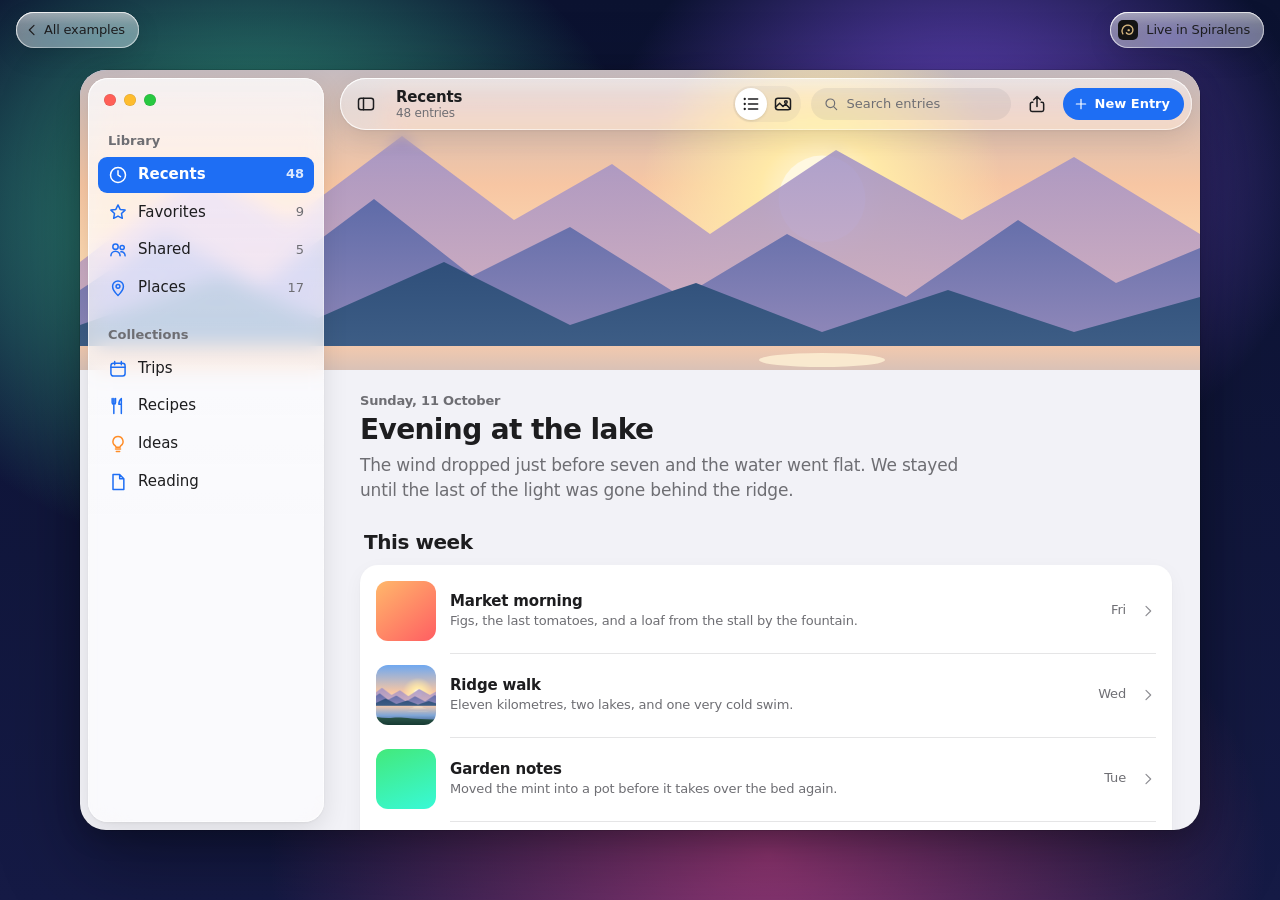
<file: examples/mac-app-window.html>
<!doctype html>
<html lang="en">
<head>
<meta charset="utf-8">
<meta name="viewport" content="width=device-width, initial-scale=1">
<title>macOS Journal Window</title>
<meta name="description" content="A macOS 26 style app window in HTML and CSS: floating glass sidebar with background extension, glass toolbar over a hero image, solid content. Built with the apple-liquid-glass skill.">
<link rel="stylesheet" href="../assets/tokens.css">
<link rel="stylesheet" href="assets/examples.css">
<script src="../assets/refraction.js" defer></script>
<style>
  body { min-height: 100vh; }
  body::before { display: none; }          /* the desktop wallpaper replaces the ambient ground */

  /* ---------------------------------------------------------------------
     Desktop and window frame
     ------------------------------------------------------------------- */
  .desktop {
    min-height: 100vh;
    padding: 56px 32px;
    box-sizing: border-box;
    border-radius: 0;
    display: grid;
    place-items: center;
  }
  .window {
    --side-w: 236px;
    position: relative;
    isolation: isolate;
    width: min(100%, 1120px);
    height: min(760px, calc(100vh - 112px));
    min-height: 560px;
    border-radius: 26px;
    overflow: hidden;
    background: var(--ground);                 /* the window body is solid */
    box-shadow: 0 0 0 0.5px rgba(0, 0, 0, 0.25), 0 30px 80px rgba(0, 0, 0, 0.35), 0 8px 24px rgba(0, 0, 0, 0.18);
  }

  /* ---------------------------------------------------------------------
     Background extension: the hero, flipped and blurred, carried under the
     sidebar so the sidebar glass refracts the content's own colours.
     ------------------------------------------------------------------- */
  .extend {
    position: absolute;
    top: 0; left: 0;
    width: calc(var(--side-w) + 24px);
    height: 300px;
    overflow: hidden;
    z-index: 0;
  }
  .extend img {
    width: 100%;
    height: 100%;
    object-fit: cover;
    object-position: left center;
    transform: scaleX(-1) scale(1.2);
    filter: blur(28px) saturate(140%);
  }
  .extend::after {                           /* fade into the window body */
    content: '';
    position: absolute;
    inset: 0;
    background: linear-gradient(to bottom, transparent 40%, var(--ground));
  }

  /* ---------------------------------------------------------------------
     Floating glass sidebar
     ------------------------------------------------------------------- */
  .sidebar {
    position: absolute;
    top: 8px; left: 8px; bottom: 8px;
    z-index: 3;
    width: var(--side-w);
    box-sizing: border-box;
    padding: 14px 10px;
    border-radius: 20px;
    display: flex;
    flex-direction: column;
    gap: 18px;
    overflow: auto;
    transition: transform var(--dur-slow) var(--ease-out), opacity var(--dur-slow) var(--ease-out);
  }
  .lights { display: flex; gap: 8px; padding: 2px 6px 6px; }
  .lights span { width: 12px; height: 12px; border-radius: 50%; box-shadow: inset 0 0 0 0.5px rgba(0, 0, 0, 0.15); }
  .lights span:nth-child(1) { background: #FF5F57; }
  .lights span:nth-child(2) { background: #FEBC2E; }
  .lights span:nth-child(3) { background: #28C840; }
  .side-nav { display: flex; flex-direction: column; gap: 2px; }
  .side-nav button {
    width: 100%;
    min-height: 32px;
    border: 0;
    background: none;
    font: inherit;
    text-align: left;
    cursor: pointer;
  }
  .side-row { font-size: var(--t-subhead); padding: 7px 10px; }
  .side-row:active { transform: scale(0.98); }
  .side-row .count { margin-left: auto; font-size: var(--t-footnote); color: var(--label-2); }
  .side-row[aria-current] .count { color: inherit; opacity: 0.85; }
  .side-row svg.fixed-orange { color: var(--sys-orange); }   /* fixed colour that carries meaning */
  .side-row[aria-current] svg.fixed-orange { color: currentColor; }
  .section-title { padding-top: 2px; }

  /* collapsed sidebar */
  .window.no-side .sidebar { transform: translateX(calc(-100% - 16px)); opacity: 0; pointer-events: none; }
  .window.no-side .content { padding-left: 0; }
  .window.no-side .extend { opacity: 0; }

  /* ---------------------------------------------------------------------
     Content (solid) with a glass toolbar floating over it
     ------------------------------------------------------------------- */
  .content {
    position: absolute;
    inset: 0;
    z-index: 1;
    overflow: auto;
    padding-left: calc(var(--side-w) + 16px);
    transition: padding var(--dur-slow) var(--ease-out);
    scrollbar-width: thin;
  }
  .toolbar {
    margin: 8px 8px -60px;                     /* floats over the hero instead of pushing it down */
    border-radius: var(--r-pill);
    border-bottom: 0;
    gap: 10px;
    padding: 0 8px 0 10px;
  }
  .toolbar + .scroll-edge { top: 60px; }
  .title-block { display: flex; flex-direction: column; line-height: 1.2; min-width: 0; margin-left: 4px; }
  .title-block strong { font-size: var(--t-subhead); font-weight: 600; white-space: nowrap; }
  .title-block span { font-size: var(--t-caption-1); color: var(--label-2); white-space: nowrap; }
  .spacer { flex: 1; }
  .icon-btn { position: relative; color: var(--label); }
  .icon-btn::before { content: ''; position: absolute; inset: -6px; }
  .group-cap { display: flex; padding: 2px; border-radius: var(--r-pill); background: var(--fill-2); }
  .group-cap .icon-btn[aria-pressed='true'] { background: var(--surface); box-shadow: 0 1px 3px rgba(0, 0, 0, 0.12); }
  .search {
    display: flex;
    align-items: center;
    gap: 6px;
    width: 200px;
    height: 32px;
    padding: 0 12px;
    box-sizing: border-box;
    border-radius: var(--r-pill);
    background: var(--fill);
    color: var(--label-2);
  }
  .search input {
    flex: 1;
    min-width: 0;
    border: 0;
    background: none;
    color: var(--label);
    font: inherit;
    font-size: var(--t-footnote);
    outline: none;
  }
  .search input::placeholder { color: var(--label-2); }
  .search:focus-within { box-shadow: 0 0 0 2.5px var(--tint); }
  .primary {
    display: inline-flex;
    align-items: center;
    gap: 6px;
    height: 32px;
    padding: 0 14px 0 10px;
    border: 0;
    border-radius: var(--r-pill);
    background: var(--tint);
    color: var(--on-tint);
    font: inherit;
    font-size: var(--t-footnote);
    font-weight: 600;
    white-space: nowrap;
    cursor: pointer;
    transition: background var(--dur-normal) var(--ease-out), transform var(--dur-fast) var(--ease-out);
  }
  .primary:hover { background: var(--tint-hover); }
  .primary:active { transform: scale(0.95); }

  .hero {
    display: block;
    width: calc(100% + var(--side-w) + 16px);
    margin-left: calc(-1 * (var(--side-w) + 16px));
    height: 300px;
    object-fit: cover;
  }
  .window.no-side .hero { width: 100%; margin-left: 0; }
  .body { padding: 22px 28px 40px; }
  .eyebrow { margin: 0; font-size: var(--t-footnote); font-weight: 600; color: var(--label-2); }
  h1 {
    margin: 2px 0 6px;
    font-size: var(--t-title-1);
    line-height: var(--lh-title-1);
    font-weight: 700;
    letter-spacing: var(--tr-title);
  }
  .lede { margin: 0 0 26px; max-width: 620px; font-size: var(--t-body); line-height: 1.5; color: var(--label-2); }
  h2 {
    margin: 0 0 10px;
    padding-left: 4px;
    font-size: var(--t-title-3);
    line-height: var(--lh-title-3);
    font-weight: 600;
    letter-spacing: var(--tr-title);
  }
  .list-group { margin-bottom: 30px; }
  .list-row { cursor: pointer; }
  .list-row:active { background: var(--fill); }
  .thumb { width: 60px; height: 60px; flex: none; border-radius: var(--r-row); background-size: cover; }
  .row-text { flex: 1; min-width: 0; }
  .row-text strong { display: block; font-size: var(--t-subhead); font-weight: 600; }
  .row-text span {
    display: block;
    overflow: hidden;
    font-size: var(--t-footnote);
    color: var(--label-2);
    white-space: nowrap;
    text-overflow: ellipsis;
  }
  .row-date { flex: none; font-size: var(--t-footnote); color: var(--label-2); }
  .chev { color: var(--label-3); }

  .cards { display: grid; grid-template-columns: repeat(auto-fill, minmax(190px, 1fr)); gap: 16px; }
  .card {
    overflow: hidden;
    border-radius: var(--r-card);
    background: var(--surface);
    box-shadow: var(--card-shadow);
    transition: box-shadow var(--dur-normal) var(--ease-out), transform var(--dur-normal) var(--ease-out);
    cursor: pointer;
  }
  .card:hover { box-shadow: var(--card-shadow-h); transform: translateY(-2px); }
  .card:active { transform: scale(0.98); }
  .card .img { height: 112px; background-size: cover; background-position: center; }
  .card div:last-child { padding: 10px 14px 14px; }
  .card strong { display: block; font-size: var(--t-subhead); font-weight: 600; }
  .card span { font-size: var(--t-footnote); color: var(--label-2); }

  .g1 { background-image: linear-gradient(140deg, #FFB86B, #FF5E62); }
  .g2 { background-image: url('assets/landscape.svg'); background-position: 60% 60%; }
  .g3 { background-image: linear-gradient(160deg, #43E97B, #38F9D7); }
  .g4 { background-image: linear-gradient(200deg, #667EEA, #764BA2); }
  .g5 { background-image: linear-gradient(120deg, #F6D365, #FDA085); }

  .back-link {
    position: fixed;
    left: 16px; top: 12px;
    z-index: 10;
    display: inline-flex;
    align-items: center;
    gap: 4px;
    height: 36px;
    padding: 0 14px 0 8px;
    border-radius: var(--r-pill);
    color: var(--label);
    font-size: var(--t-footnote);
    font-weight: 500;
    text-decoration: none;
  }
  .back-link:active { transform: scale(0.96); }
  .app-link { left: auto; right: 16px; gap: 8px; padding: 0 14px 0 8px; }

  /* ---------------------------------------------------------------------
     Narrow screens: sidebar starts hidden, toolbar drops the search field
     ------------------------------------------------------------------- */
  @media (max-width: 860px) {
    .desktop { padding: 60px 10px 16px; }
    .window { --side-w: 220px; height: calc(100vh - 76px); border-radius: 22px; }
    .search { display: none; }
  }
  @media (max-width: 560px) {
    .toolbar .group-cap, .primary .label { display: none; }
    .primary { padding: 0 9px; }
    .body { padding: 18px 16px 32px; }
    .row-date { display: none; }
  }
</style>
</head>
<body>
<script src="assets/examples.js"></script>

<a class="back-link glass" data-refract href="glass-components.html"><svg class="i i--sm"><use href="#i-chevron-left"/></svg>All examples</a>
<a class="back-link glass app-link" data-refract href="https://play.google.com/store/apps/details?id=com.owlapp.spiralens" target="_blank" rel="noopener"><img src="screenshots/spiralens/icon.png" width="20" height="20" alt="" style="border-radius:5px">Live in Spiralens</a>

<div class="desktop scene scene--aurora">
  <div class="window" id="win">
    <div class="extend" aria-hidden="true"><img src="assets/landscape.svg" alt=""></div>

    <aside class="sidebar glass glass-text" data-refract aria-label="Sidebar">
      <div class="lights" aria-hidden="true"><span></span><span></span><span></span></div>
      <div>
        <div class="section-title">Library</div>
        <nav class="side-nav" data-select-group="current">
          <button class="side-row" aria-current="page"><svg class="i"><use href="#i-clock"/></svg>Recents<span class="count tnum">48</span></button>
          <button class="side-row"><svg class="i"><use href="#i-star"/></svg>Favorites<span class="count tnum">9</span></button>
          <button class="side-row"><svg class="i"><use href="#i-people"/></svg>Shared<span class="count tnum">5</span></button>
          <button class="side-row"><svg class="i"><use href="#i-pin"/></svg>Places<span class="count tnum">17</span></button>
        </nav>
      </div>
      <div>
        <div class="section-title">Collections</div>
        <nav class="side-nav" data-select-group="current">
          <button class="side-row"><svg class="i"><use href="#i-calendar"/></svg>Trips</button>
          <button class="side-row"><svg class="i"><use href="#i-fork"/></svg>Recipes</button>
          <button class="side-row"><svg class="i fixed-orange"><use href="#i-bulb"/></svg>Ideas</button>
          <button class="side-row"><svg class="i"><use href="#i-doc"/></svg>Reading</button>
        </nav>
      </div>
    </aside>

    <main class="content" id="content">
      <header class="toolbar glass" data-refract>
        <button class="icon-btn" id="toggle-side" aria-label="Hide sidebar" aria-controls="win" aria-expanded="true"><svg class="i"><use href="#i-sidebar"/></svg></button>
        <div class="title-block"><strong>Recents</strong><span>48 entries</span></div>
        <div class="spacer"></div>
        <div class="group-cap" role="group" aria-label="View">
          <button class="icon-btn" aria-label="List view" data-toggle aria-pressed="true"><svg class="i"><use href="#i-list"/></svg></button>
          <button class="icon-btn" aria-label="Photo view" data-toggle aria-pressed="false"><svg class="i"><use href="#i-photo"/></svg></button>
        </div>
        <label class="search">
          <svg class="i i--sm"><use href="#i-search"/></svg>
          <span class="visually-hidden">Search entries</span>
          <input type="search" placeholder="Search entries">
        </label>
        <button class="icon-btn" aria-label="Share"><svg class="i"><use href="#i-share"/></svg></button>
        <button class="primary"><svg class="i i--sm"><use href="#i-plus"/></svg><span class="label">New Entry</span></button>
      </header>
      <div class="scroll-edge"></div>

      <img class="hero" src="assets/landscape.svg" alt="Sunset over a mountain lake">

      <div class="body">
        <p class="eyebrow">Sunday, 11 October</p>
        <h1>Evening at the lake</h1>
        <p class="lede">The wind dropped just before seven and the water went flat. We stayed until the last
          of the light was gone behind the ridge.</p>

        <h2>This week</h2>
        <div class="list-group">
          <div class="list-row"><div class="thumb g1"></div><div class="row-text"><strong>Market morning</strong><span>Figs, the last tomatoes, and a loaf from the stall by the fountain.</span></div><span class="row-date tnum">Fri</span><svg class="i i--sm chev"><use href="#i-chevron-right"/></svg></div>
          <div class="list-row"><div class="thumb g2"></div><div class="row-text"><strong>Ridge walk</strong><span>Eleven kilometres, two lakes, and one very cold swim.</span></div><span class="row-date tnum">Wed</span><svg class="i i--sm chev"><use href="#i-chevron-right"/></svg></div>
          <div class="list-row"><div class="thumb g3"></div><div class="row-text"><strong>Garden notes</strong><span>Moved the mint into a pot before it takes over the bed again.</span></div><span class="row-date tnum">Tue</span><svg class="i i--sm chev"><use href="#i-chevron-right"/></svg></div>
          <div class="list-row"><div class="thumb g4"></div><div class="row-text"><strong>Late train home</strong><span>Read half a novel between Basel and Zürich.</span></div><span class="row-date tnum">Mon</span><svg class="i i--sm chev"><use href="#i-chevron-right"/></svg></div>
        </div>

        <h2>On this day</h2>
        <div class="cards">
          <div class="card"><div class="img g5"></div><div><strong>Harvest lunch</strong><br><span>2025</span></div></div>
          <div class="card"><div class="img g2"></div><div><strong>First snow on the pass</strong><br><span>2024</span></div></div>
          <div class="card"><div class="img g4"></div><div><strong>Night ferry</strong><br><span>2023</span></div></div>
        </div>
      </div>
    </main>
  </div>
</div>

<script>
  (function () {
    var win = document.getElementById('win');
    var btn = document.getElementById('toggle-side');
    if (window.matchMedia('(max-width: 860px)').matches) setSide(false);
    function setSide(open) {
      win.classList.toggle('no-side', !open);
      btn.setAttribute('aria-expanded', String(open));
      btn.setAttribute('aria-label', open ? 'Hide sidebar' : 'Show sidebar');
    }
    btn.addEventListener('click', function () { setSide(win.classList.contains('no-side')); });
  })();
</script>
</body>
</html>
</file>
<file: assets/tokens.css>
/* ============================================================================
   Apple Liquid Glass — token layer and primitives for the web
   ----------------------------------------------------------------------------
   Drop this in, then build components from the tokens. It encodes the rules in
   SKILL.md so you don't re-derive them: the grouped-background inversion (grey
   page, white cards), hairline separators, the glass primitive with its
   refraction rim, the scroll edge effect, and the three accessibility
   fallbacks.

   Theme hooks: the bare :root block is the complete light palette. Dark is
   redefined three ways so it works whichever convention the project uses —
   prefers-color-scheme, a [data-theme="dark"] attribute, or a .dark class.
   Only tokens are redefined; never style a component inside a theme block.
   ========================================================================== */

:root {
  /* --- ground and surfaces -------------------------------------------------
     Grouped backgrounds: the page is grey, cards are white. Inverting the web
     default is a large part of why Apple layouts read as Apple. */
  --ground:        #F2F2F7;   /* systemGray6 light — grouped background */
  --ground-2:      #E9E9EF;   /* slightly deeper, for a gradient ground */
  --surface:       #FFFFFF;   /* secondary grouped — cards */
  --surface-2:     #F6F6F8;   /* tertiary — nested inside a card */

  /* --- labels: Apple's four levels ---------------------------------------- */
  --label:         #1D1D1F;
  --label-2:       #6E6E73;
  --label-3:       #8E8E93;   /* systemGray */
  --label-4:       #B0B0B6;   /* quaternary — avoid on thin materials */

  /* --- hairlines and fills ------------------------------------------------
     Separators are 0.5px at low alpha, never 1px solid grey. */
  --separator:     rgba(60, 60, 67, 0.13);
  --fill:          rgba(120, 120, 128, 0.12);   /* control tracks */
  --fill-2:        rgba(120, 120, 128, 0.08);   /* hover */

  /* --- tint ----------------------------------------------------------------
     One brand tint. Colour is rationed: one emphasised element per bar. */
  --tint:          #0088FF;   /* replace with the brand colour. White on #0088FF is
                                ~3.5:1: enough for bold or 18pt+ text (3:1), not
                                for small regular/semibold text (4.5:1). */
  --tint-hover:    #006FD6;
  --tint-soft:     rgba(0, 136, 255, 0.12);
  --on-tint:       #FFFFFF;

  /* --- iOS system colours, for categorical meaning only ------------------- */
  --sys-red:       #FF383C;
  --sys-orange:    #FF8D28;
  --sys-yellow:    #FFCC00;
  --sys-green:     #34C759;
  --sys-teal:      #00C3D0;
  --sys-blue:      #0088FF;
  --sys-indigo:    #6155F5;
  --sys-purple:    #CB30E0;
  --sys-pink:      #FF2D55;

  /* --- Liquid Glass, regular variant --------------------------------------
     Close to opaque. If a picture reads through it, it is not "regular". */
  --glass:         rgba(252, 252, 254, 0.72);
  --glass-thick:   rgba(252, 252, 254, 0.92);   /* reduced-transparency swap */
  --glass-rim:     rgba(255, 255, 255, 0.85);   /* the refraction highlight */
  --glass-rim-2:   rgba(255, 255, 255, 0.35);
  --glass-edge:    rgba(0, 0, 0, 0.06);
  --glass-shadow:  0 8px 26px rgba(0, 0, 0, 0.10), 0 1px 3px rgba(0, 0, 0, 0.06);
  --glass-blur:    saturate(180%) blur(28px);
  --glass-sheen:   0.30;
  /* Rim light: brightest on the upper-left, as light catching a bevel. */
  --rim-1:         rgba(255, 255, 255, 0.90);
  --rim-2:         rgba(255, 255, 255, 0.16);
  --rim-3:         rgba(255, 255, 255, 0.55);
  /* Tint used while refraction.js bends the backdrop. Lower than --glass so
     the bent picture shows; the blur inside the filter keeps text legible. */
  --glass-refract: rgba(252, 252, 254, 0.42);

  /* --- content-layer elevation: shadows, never glass ---------------------- */
  --card-shadow:   0 1px 2px rgba(0, 0, 0, 0.05), 0 6px 20px rgba(0, 0, 0, 0.045);
  --card-shadow-h: 0 2px 4px rgba(0, 0, 0, 0.06), 0 14px 34px rgba(0, 0, 0, 0.085);

  /* --- radii ---------------------------------------------------------------
     Nest these so the visual gap between an inner and outer edge stays even.
     Apple ships ConcentricRectangle for this but publishes no formula — the
     even-gap convention below is a derived one, not an Apple specification. */
  --r-panel: 22px;
  --r-card:  18px;
  --r-row:   12px;
  --r-ctrl:  10px;
  --r-pill:  999px;

  /* --- type ---------------------------------------------------------------- */
  --font: -apple-system, BlinkMacSystemFont, 'SF Pro Text', 'SF Pro Display',
          'Inter', 'Segoe UI Variable Text', 'Segoe UI', system-ui, sans-serif;
  --font-mono: ui-monospace, 'SF Mono', SFMono-Regular, Menlo, monospace;

  /* iOS text-style ladder */
  --t-large-title: 34px;  --lh-large-title: 41px;
  --t-title-1:     28px;  --lh-title-1:     34px;
  --t-title-2:     22px;  --lh-title-2:     28px;
  --t-title-3:     20px;  --lh-title-3:     25px;
  --t-headline:    17px;  --lh-headline:    22px;
  --t-body:        17px;  --lh-body:        22px;
  --t-callout:     16px;  --lh-callout:     21px;
  --t-subhead:     15px;  --lh-subhead:     20px;
  --t-footnote:    13px;  --lh-footnote:    18px;
  --t-caption-1:   12px;  --lh-caption-1:   16px;
  --t-caption-2:   11px;  --lh-caption-2:   13px;

  /* web tracking convention (see typography.md §8). Apple's own SF Pro table is
     positive above ~24pt; these negative values suit web/Inter headings and are
     a design choice, not Apple's numbers. */
  --tr-display: -0.032em;
  --tr-title:   -0.022em;
  --tr-body:    -0.012em;
  --tr-caption:  0em;

  /* --- motion --------------------------------------------------------------
     Apple names no curve in the HIG. These are sound defaults, not a spec. */
  --ease-out:    cubic-bezier(0.22, 1, 0.36, 1);
  --ease-spring: cubic-bezier(0.32, 0.72, 0, 1);
  --dur-fast:    120ms;
  --dur-normal:  200ms;
  --dur-slow:    320ms;

  --toolbar-h: 52px;
}

/* --- dark: base and elevated, not an inversion ----------------------------
   Base is near-black and recedes; elevated is lighter and comes forward.
   Painting everything pure black is the classic dark-mode mistake. */
@media (prefers-color-scheme: dark) {
  :root:not([data-theme='light']):not(.light) {
    --ground:        #131316;   /* base */
    --ground-2:      #0B0B0D;
    --surface:       #1D1D20;   /* elevated */
    --surface-2:     #26262A;

    --label:         #F5F5F7;
    --label-2:       #9B9BA1;
    --label-3:       #79797F;
    --label-4:       #5A5A60;

    --separator:     rgba(255, 255, 255, 0.11);
    --fill:          rgba(120, 120, 128, 0.24);
    --fill-2:        rgba(120, 120, 128, 0.16);

    --tint:          #4DA3FF;
    --tint-hover:    #7CBBFF;
    --tint-soft:     rgba(77, 163, 255, 0.16);
    --on-tint:       #06213F;

    --sys-red:       #FF4245;
    --sys-orange:    #FF9230;
    --sys-yellow:    #FFD600;
    --sys-green:     #30D158;
    --sys-teal:      #00D2E0;
    --sys-blue:      #0091FF;
    --sys-indigo:    #6D7CFF;
    --sys-purple:    #DB34F2;
    --sys-pink:      #FF375F;

    --glass:         rgba(38, 38, 43, 0.72);
    --glass-thick:   rgba(32, 32, 36, 0.94);
    --glass-rim:     rgba(255, 255, 255, 0.22);
    --glass-rim-2:   rgba(255, 255, 255, 0.08);
    --glass-edge:    rgba(0, 0, 0, 0.5);
    --glass-shadow:  0 10px 34px rgba(0, 0, 0, 0.55), 0 1px 3px rgba(0, 0, 0, 0.4);
    --glass-sheen:   0.15;
    --rim-1:         rgba(255, 255, 255, 0.42);
    --rim-2:         rgba(255, 255, 255, 0.06);
    --rim-3:         rgba(255, 255, 255, 0.20);
    --glass-refract: rgba(30, 30, 34, 0.48);

    --card-shadow:   0 1px 2px rgba(0, 0, 0, 0.4), 0 6px 20px rgba(0, 0, 0, 0.3);
    --card-shadow-h: 0 2px 4px rgba(0, 0, 0, 0.45), 0 14px 34px rgba(0, 0, 0, 0.4);
  }
}

/* Explicit dark, whichever hook the project uses. Keep in sync with the block
   above — same tokens, same values. */
:root[data-theme='dark'],
:root.dark {
  --ground: #131316;  --ground-2: #0B0B0D;
  --surface: #1D1D20; --surface-2: #26262A;
  --label: #F5F5F7;   --label-2: #9B9BA1;
  --label-3: #79797F; --label-4: #5A5A60;
  --separator: rgba(255, 255, 255, 0.11);
  --fill: rgba(120, 120, 128, 0.24);
  --fill-2: rgba(120, 120, 128, 0.16);
  --tint: #4DA3FF;    --tint-hover: #7CBBFF;
  --tint-soft: rgba(77, 163, 255, 0.16);
  --on-tint: #06213F;
  --sys-red: #FF4245;     --sys-orange: #FF9230;
  --sys-yellow: #FFD600;  --sys-green: #30D158;
  --sys-teal: #00D2E0;    --sys-blue: #0091FF;
  --sys-indigo: #6D7CFF;  --sys-purple: #DB34F2;
  --sys-pink: #FF375F;
  --glass: rgba(38, 38, 43, 0.72);
  --glass-thick: rgba(32, 32, 36, 0.94);
  --glass-rim: rgba(255, 255, 255, 0.22);
  --glass-rim-2: rgba(255, 255, 255, 0.08);
  --glass-edge: rgba(0, 0, 0, 0.5);
  --glass-shadow: 0 10px 34px rgba(0, 0, 0, 0.55), 0 1px 3px rgba(0, 0, 0, 0.4);
  --glass-sheen: 0.15;
  --rim-1: rgba(255, 255, 255, 0.42);
  --rim-2: rgba(255, 255, 255, 0.06);
  --rim-3: rgba(255, 255, 255, 0.20);
  --glass-refract: rgba(30, 30, 34, 0.48);
  --card-shadow: 0 1px 2px rgba(0, 0, 0, 0.4), 0 6px 20px rgba(0, 0, 0, 0.3);
  --card-shadow-h: 0 2px 4px rgba(0, 0, 0, 0.45), 0 14px 34px rgba(0, 0, 0, 0.4);
}

/* ============================================================================
   Base
   ========================================================================== */

body {
  margin: 0;
  background: var(--ground);
  color: var(--label);
  font-family: var(--font);
  font-size: var(--t-subhead);
  line-height: 1.45;
  letter-spacing: var(--tr-body);
  -webkit-font-smoothing: antialiased;
}

/* Glass over a flat colour renders as flat colour. Give the material something
   to refract. Tune the hues to the brand; keep the alphas this low. */
body::before {
  content: '';
  position: fixed;
  inset: 0;
  z-index: -1;
  pointer-events: none;
  background:
    radial-gradient(900px 620px at 12% -8%, rgba(0, 136, 255, 0.10), transparent 60%),
    radial-gradient(760px 560px at 92% 4%, rgba(97, 85, 245, 0.09), transparent 62%),
    linear-gradient(180deg, var(--ground) 0%, var(--ground-2) 100%);
}

:focus-visible {
  outline: 2.5px solid var(--tint);
  outline-offset: 2px;
  border-radius: 6px;
}

/* ============================================================================
   Liquid Glass — functional layer only. Never on a content card.
   ========================================================================== */

.glass {
  position: relative;
  isolation: isolate;   /* keeps the ::after sheen below the children */
  background: var(--glass);
  -webkit-backdrop-filter: var(--glass-blur);
  backdrop-filter: var(--glass-blur);
  box-shadow:
    inset 0 0.5px 0 var(--glass-rim),
    inset 0 0 0 0.5px var(--glass-rim-2),
    var(--glass-shadow);
}

/* Opaque fallback for browsers with no backdrop-filter support at all (not the
   same as the prefers-reduced-transparency block below, which handles a user
   setting on a browser that DOES support it). Without this rule those browsers
   render the glass tint as flat, too-transparent color with no blur. */
@supports not ((backdrop-filter: blur(1px)) or (-webkit-backdrop-filter: blur(1px))) {
  .glass,
  .glass-clear {
    background: var(--glass-thick);
  }
}

/* The specular sheen. Without it the surface reads as plain transparency —
   this is the single detail that separates Liquid Glass from glassmorphism. */
.glass::after {
  content: '';
  position: absolute;
  inset: 0;
  z-index: -1;          /* above the glass fill, below the labels */
  border-radius: inherit;
  pointer-events: none;
  background: linear-gradient(
    180deg,
    rgba(255, 255, 255, var(--glass-sheen)) 0%,
    rgba(255, 255, 255, calc(var(--glass-sheen) * 0.2)) 34%,
    transparent 62%
  );
}

/* The rim: a thin gradient edge, brightest on the upper-left, fainter along
   the middle, picking up again lower-right. A uniform 1px white border reads
   as a sticker; the uneven rim reads as a thick bevel catching light. */
.glass::before,
.glass-clear::before {
  content: '';
  position: absolute;
  inset: 0;
  z-index: 1;           /* above the sheen, never blocks clicks */
  border-radius: inherit;
  padding: 1px;
  pointer-events: none;
  background: linear-gradient(135deg, var(--rim-1) 0%, var(--rim-2) 45%, var(--rim-3) 100%);
  -webkit-mask: linear-gradient(#000 0 0) content-box, linear-gradient(#000 0 0);
  -webkit-mask-composite: xor;
  mask: linear-gradient(#000 0 0) content-box exclude, linear-gradient(#000 0 0);
}

/* While refraction.js is bending the backdrop (Chromium only), lower the tint
   so the bent picture shows through. Elsewhere the normal tint stays. */
.glass.is-refracting { background-color: var(--glass-refract); }
/* Text-heavy glass (menus, popovers, sheets, sidebars) keeps the full tint even
   while bending: the bend still shows at the rim, and the words stay legible. */
.glass.glass-text.is-refracting { background-color: var(--glass); }

/* Mirror mode (refraction.js in Safari and Firefox): the script puts a bent
   copy of the source inside the glass and moves the glass fill onto a tint
   layer above it. Both sit under the labels, the sheen and the rim. */
.lg-refract-mirror,
.lg-refract-tint {
  position: absolute;
  inset: 0;
  z-index: -1;
  overflow: hidden;
  border-radius: inherit;
  pointer-events: none;
}
.lg-refract-bend { position: absolute; inset: 0; }
.lg-refract-tint { background-color: var(--glass-refract); }
.glass-clear > .lg-refract-tint { background-color: rgba(255, 255, 255, 0.10); }
.glass-text > .lg-refract-tint { background-color: var(--glass); }
.glass-dim > .lg-refract-tint {
  background-image: linear-gradient(rgba(0, 0, 0, 0.35), rgba(0, 0, 0, 0.35));
}
.glass-clear.is-refracting { background-color: rgba(255, 255, 255, 0.10); }

/* Clear variant: only over photos or video. Pair with .glass-dim when the
   media behind it is bright — Apple specifies 35%. */
.glass-clear {
  position: relative;
  isolation: isolate;
  background-color: rgba(255, 255, 255, 0.18);
  -webkit-backdrop-filter: saturate(160%) blur(14px);
  backdrop-filter: saturate(160%) blur(14px);
}

.glass-dim {
  /* a layer over the glass colour and under the labels; ::before stays free
     for the rim */
  background-image: linear-gradient(rgba(0, 0, 0, 0.35), rgba(0, 0, 0, 0.35));
}

/* Content dissolves as it passes beneath a bar, instead of colliding with it.
   Place immediately after the sticky bar. */
.scroll-edge {
  position: sticky;
  top: var(--toolbar-h);
  z-index: 55;
  height: 24px;
  margin-bottom: -24px;
  pointer-events: none;
  -webkit-backdrop-filter: blur(6px);
  backdrop-filter: blur(6px);
  -webkit-mask-image: linear-gradient(to bottom, #000, transparent);
  mask-image: linear-gradient(to bottom, #000, transparent);
}

/* Background extension: the content's own image, flipped and blurred, carried
   under the sidebar so the glass has something of the content to refract.
   Put this inside the sidebar, behind its children. */
.bg-extend {
  position: absolute;
  inset: 0;
  z-index: -1;
  overflow: hidden;
}

.bg-extend img {
  width: 100%;
  height: 100%;
  object-fit: cover;
  transform: scaleX(-1);
  filter: blur(40px) saturate(140%);
  opacity: 0.5;
}

/* ============================================================================
   Components
   ========================================================================== */

/* Toolbar: one uniform bar, monochromatic, hairline bottom edge. */
.toolbar {
  position: sticky;
  top: 0;
  z-index: 60;
  display: flex;
  align-items: center;
  gap: 12px;
  height: var(--toolbar-h);
  padding: 0 16px;
  border-bottom: 0.5px solid var(--glass-edge);
}

/* Icon action: a circular chip that fills on hover. */
.icon-btn {
  display: grid;
  place-items: center;
  width: 32px;
  height: 32px;
  border: 0;
  border-radius: var(--r-pill);
  background: none;
  color: var(--label-2);
  cursor: pointer;
  transition: background var(--dur-normal) var(--ease-out),
              color var(--dur-normal) var(--ease-out),
              transform var(--dur-fast) var(--ease-out);
}
.icon-btn:hover  { background: var(--fill); color: var(--label); }
.icon-btn:active { transform: scale(0.92); }   /* every control needs a press state */

/* Segmented control: filled track, raised opaque thumb. Five to seven max. */
.segmented {
  display: flex;
  padding: 2px;
  border-radius: var(--r-ctrl);
  background: var(--fill);
}
.segmented button {
  padding: 5px 14px;
  border: 0;
  border-radius: calc(var(--r-ctrl) - 2px);
  background: none;
  font: inherit;
  font-size: var(--t-footnote);
  font-weight: 500;
  color: var(--label-2);
  cursor: pointer;
  transition: color var(--dur-normal) var(--ease-out),
              background var(--dur-normal) var(--ease-spring);
}
.segmented button[aria-selected='true'] {
  background: var(--surface);
  color: var(--label);
  font-weight: 600;
  box-shadow: 0 3px 8px rgba(0, 0, 0, 0.12), 0 1px 1px rgba(0, 0, 0, 0.05);
}

/* Inset grouped list: rounded container, rows inside, separators inset past
   the leading thumbnail. */
.list-group {
  padding: 4px;
  border-radius: var(--r-card);
  background: var(--surface);
  box-shadow: var(--card-shadow);
}
.list-row {
  position: relative;
  display: flex;
  align-items: center;
  gap: 14px;
  padding: 12px;
  border-radius: var(--r-row);
  transition: background var(--dur-fast) var(--ease-out);
}
.list-row:hover { background: var(--fill-2); }
.list-row + .list-row::before {
  content: '';
  position: absolute;
  top: 0;
  left: 86px;              /* past the 60px thumbnail + gap */
  right: 12px;
  height: 0.5px;
  background: var(--separator);
}
.list-row:hover::before,
.list-row:hover + .list-row::before { background: transparent; }

/* Sidebar row: rounded selection fill, icon + label, no chevron. */
.side-row {
  display: flex;
  align-items: center;
  gap: 10px;
  padding: 7px 10px;
  border-radius: 9px;
  font-size: var(--t-footnote);
  color: var(--label);
  transition: background var(--dur-fast) var(--ease-out);
}
.side-row:hover { background: var(--fill-2); }
.side-row[aria-current] {
  background: var(--tint);
  color: var(--on-tint);
  font-weight: 600;
}
.side-row svg { color: var(--tint); flex: none; }
.side-row[aria-current] svg { color: currentColor; }

/* Section header: sentence case, weight and colour — not uppercase tracking. */
.section-title {
  padding: 0 10px 6px;
  font-size: var(--t-footnote);
  font-weight: 600;
  color: var(--label-2);   /* label-3 is ~2.9:1 on the ground: below 4.5:1 */
  letter-spacing: 0;
}

/* Category chip: colour plus a label, never colour alone. */
.chip {
  display: inline-flex;
  align-items: center;
  gap: 5px;
  padding: 3px 10px;
  border-radius: var(--r-pill);
  font-size: var(--t-caption-2);
  font-weight: 600;
}

/* Numbers that stack should align. */
.tnum { font-variant-numeric: tabular-nums; }

/* ============================================================================
   Accessibility fallbacks — part of the language, not an extra
   ========================================================================== */

@media (prefers-reduced-transparency: reduce) {
  .glass,
  .glass-clear {
    background: var(--glass-thick);
    -webkit-backdrop-filter: none;
    backdrop-filter: none;
  }
  .glass::after { display: none; }
  .scroll-edge  { display: none; }
  .glass.is-refracting { background: var(--glass-thick); }
}

@media (prefers-reduced-motion: reduce) {
  *,
  *::before,
  *::after {
    animation-duration: 0.001ms !important;
    animation-iteration-count: 1 !important;
    transition-duration: 0.001ms !important;
    scroll-behavior: auto !important;
  }
}
</file>
<file: examples/assets/examples.css>
/* ============================================================================
   Shared helpers for the example pages. Everything Apple-specific comes from
   ../../assets/tokens.css; this file only adds demo scenery, the icon helper,
   and the in-page "preview" switches (theme, reduced transparency).
   ========================================================================== */

/* --- example tint ----------------------------------------------------------
   White on the token default #0088FF is ~3.5:1, too low for small text on a
   filled button. The examples use Apple's increased-contrast blue for light
   mode instead (white on #1E6EF4 clears 4.5:1). Dark mode keeps the token value
   because its on-tint is dark navy. */
:root {
  --tint:       #1E6EF4;
  --tint-hover: #1A5FD3;
  --tint-soft:  rgba(30, 110, 244, 0.12);
}
@media (prefers-color-scheme: dark) {
  :root:not([data-theme='light']):not(.light) {
    --tint: #4DA3FF; --tint-hover: #7CBBFF; --tint-soft: rgba(77, 163, 255, 0.16);
  }
}
:root[data-theme='dark'] {
  --tint: #4DA3FF; --tint-hover: #7CBBFF; --tint-soft: rgba(77, 163, 255, 0.16);
}

/* --- glass that adapts to what is behind it --------------------------------
   Apple: small glass elements turn dark over dark content and light over light
   content. On the web that is a token swap on the scene, not a filter. */
[data-tone='dark'] {
  --glass:        rgba(38, 38, 43, 0.62);
  --glass-thick:  rgba(32, 32, 36, 0.94);
  --glass-rim:    rgba(255, 255, 255, 0.24);
  --glass-rim-2:  rgba(255, 255, 255, 0.09);
  --glass-edge:   rgba(0, 0, 0, 0.45);
  --glass-shadow: 0 10px 34px rgba(0, 0, 0, 0.45), 0 1px 3px rgba(0, 0, 0, 0.35);
  --glass-sheen:  0.15;
  --glass-refract: rgba(30, 30, 34, 0.42);
  --rim-1:        rgba(255, 255, 255, 0.45);
  --rim-2:        rgba(255, 255, 255, 0.07);
  --rim-3:        rgba(255, 255, 255, 0.22);
  --label:        #F5F5F7;
  --label-2:      #AEAEB4;
  --fill:         rgba(120, 120, 128, 0.32);
  --fill-2:       rgba(120, 120, 128, 0.2);
  --separator:    rgba(255, 255, 255, 0.12);
  --surface:      #2C2C30;
  color: var(--label);
}

/* --- icons (SF Symbols are not licensed for the web; these are stand-ins) --- */
.i {
  width: 20px;
  height: 20px;
  flex: none;
  fill: none;
  stroke: currentColor;
  stroke-width: 1.8;
  stroke-linecap: round;
  stroke-linejoin: round;
}
.i--sm { width: 16px; height: 16px; }
.i--lg { width: 24px; height: 24px; }
.i--fill { fill: currentColor; stroke: none; }

/* --- scenery: the content layer the glass refracts -------------------------- */
.scene {
  position: relative;
  isolation: isolate;
  overflow: hidden;
  border-radius: var(--r-panel);
  background-color: #8FA7D8;
  background-position: center;
  background-size: cover;
}
.scene--landscape { background-image: url('landscape.svg'); }
.scene--citrus {
  background-image:
    radial-gradient(60% 80% at 15% 20%, #FFD84D 0%, transparent 60%),
    radial-gradient(55% 70% at 85% 25%, #FF7A59 0%, transparent 62%),
    radial-gradient(70% 80% at 60% 100%, #FF4F8B 0%, transparent 65%),
    linear-gradient(135deg, #FFB347, #FF6F61);
}
.scene--ocean {
  background-image:
    radial-gradient(60% 70% at 10% 10%, #7FE0E8 0%, transparent 60%),
    radial-gradient(60% 70% at 90% 30%, #4E7CF5 0%, transparent 60%),
    radial-gradient(70% 80% at 40% 100%, #2BC4A9 0%, transparent 65%),
    linear-gradient(160deg, #5BB8F0, #2D5FD6);
}
.scene--aurora {
  background-color: #0B1230;
  background-image:
    radial-gradient(50% 60% at 20% 25%, rgba(72, 230, 170, 0.75) 0%, transparent 62%),
    radial-gradient(45% 55% at 75% 20%, rgba(140, 90, 255, 0.8) 0%, transparent 62%),
    radial-gradient(60% 60% at 60% 95%, rgba(255, 80, 160, 0.55) 0%, transparent 65%),
    linear-gradient(180deg, #0B1230, #151A45);
}

/* --- in-page "Reduce Transparency" preview ---------------------------------
   Mirrors the token file's @media (prefers-reduced-transparency) block so the
   fallback can be seen without changing OS settings. */
:root[data-rt] .glass,
:root[data-rt] .glass-clear {
  background: var(--glass-thick);
  -webkit-backdrop-filter: none;
  backdrop-filter: none;
}
:root[data-rt] .glass.is-refracting { background: var(--glass-thick); }
:root[data-rt] .glass::after,
:root[data-rt] .scroll-edge { display: none; }

/* --- in-page "no backdrop-filter support" preview ---------------------------
   Mirrors the token file's @supports not (...) block. */
:root[data-nobf] .glass,
:root[data-nobf] .glass-clear {
  background: var(--glass-thick);
  -webkit-backdrop-filter: none;
  backdrop-filter: none;
}

.visually-hidden {
  position: absolute !important;
  width: 1px; height: 1px;
  overflow: hidden;
  clip: rect(0 0 0 0);
  white-space: nowrap;
}

/* --- the examples' own page bar (shared by every page) ------------------- */
.page-bar { gap: 14px; padding: 0 20px; }
.brand { display: flex; flex-direction: column; line-height: 1.15; min-width: 0; }
.brand strong { font-size: var(--t-subhead); font-weight: 600; }
.brand span { font-size: var(--t-caption-1); color: var(--label-2); }
.page-bar nav { display: flex; gap: 2px; margin-left: 8px; }
.page-bar nav a {
  padding: 6px 12px;
  border-radius: var(--r-pill);
  font-size: var(--t-footnote);
  font-weight: 500;
  color: var(--label-2);
  text-decoration: none;
  transition: background var(--dur-normal) var(--ease-out), color var(--dur-normal) var(--ease-out);
}
.page-bar nav a:hover { background: var(--fill); color: var(--label); }
.page-bar nav a[aria-current] { color: var(--label); background: var(--fill); }
.page-bar nav a:active { transform: scale(0.96); }
.spacer { flex: 1; }
/* 32px visible button, 44px hit area */
.icon-btn { position: relative; }
.icon-btn::before { content: ''; position: absolute; inset: -6px; }
.icon-btn[aria-pressed='true'] { background: var(--fill); color: var(--label); }
@media (max-width: 760px) {
  .page-bar nav { display: none; }
  .brand span { display: none; }
}
@media (max-width: 420px) {
  .segmented button { padding: 5px 10px; }
}


/* --- link to the first app that ships this glass ------------------------- */
.live-app {
  display: inline-flex;
  align-items: center;
  gap: 12px;
  margin-top: 18px;
  padding: 8px 16px 8px 8px;
  border-radius: var(--r-card);
  background: var(--surface);
  box-shadow: var(--card-shadow);
  color: var(--label);
  text-decoration: none;
  transition: box-shadow var(--dur-normal) var(--ease-out), transform var(--dur-fast) var(--ease-out);
}
.live-app:hover { box-shadow: var(--card-shadow-h); }
.live-app:active { transform: scale(0.98); }
.live-app img { border-radius: 9px; flex: none; }
.live-app strong { display: block; font-size: var(--t-subhead); font-weight: 600; }
.live-app > span > span { display: block; font-size: var(--t-footnote); color: var(--label-2); }
</file>
